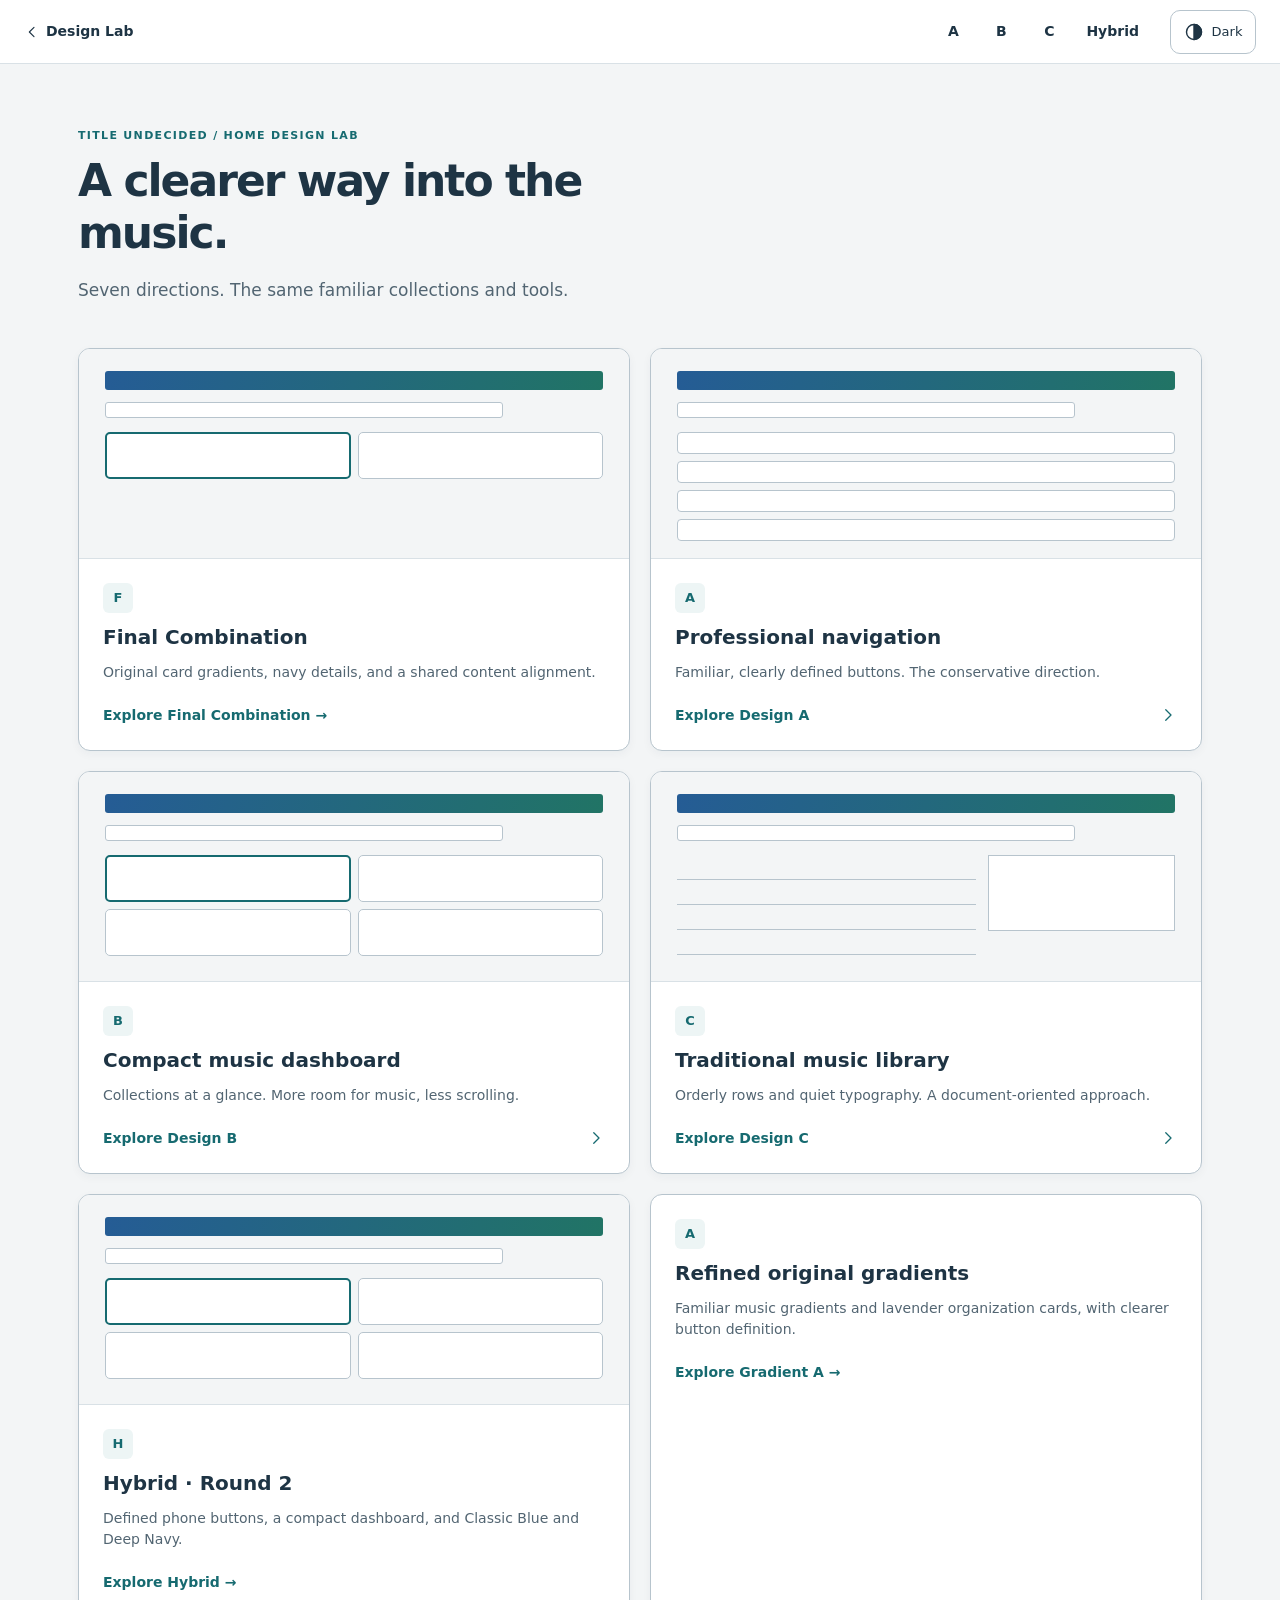
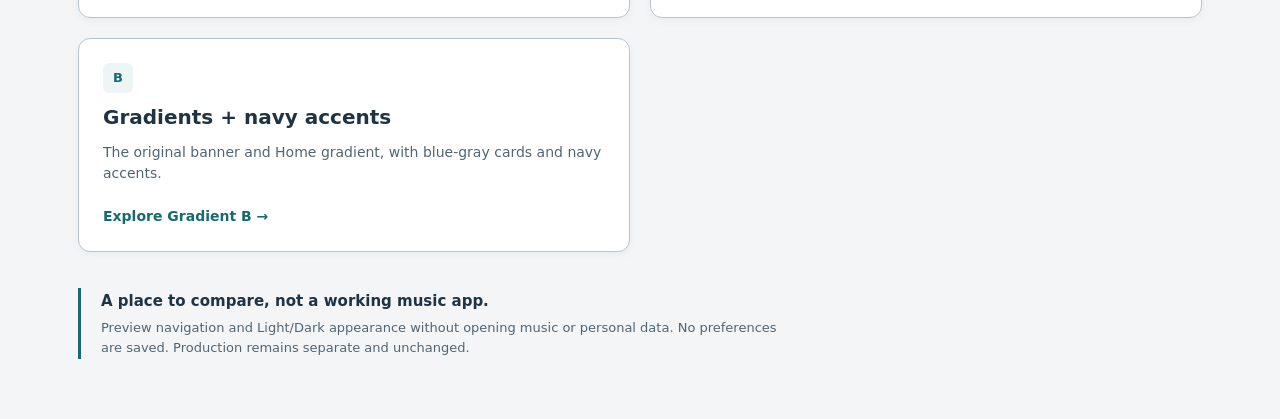
<file: index.html>
<!doctype html><html lang="en"><head><meta charset="utf-8"><meta name="viewport" content="width=device-width, initial-scale=1, viewport-fit=cover"><meta name="robots" content="noindex,nofollow"><meta http-equiv="Content-Security-Policy" content="default-src 'self'; script-src 'self'; style-src 'self'; img-src 'self' data:; connect-src 'none'; worker-src 'none'; object-src 'none'; base-uri 'none'; form-action 'none'; frame-src 'none'"><title>Home design comparison · Title Undecided Design Lab</title><link rel="stylesheet" href="styles.css"><script src="preview.js" defer></script><link rel="stylesheet" href="hybrid.css"></head><body class="landing"><a class="skip-link" href="#main">Skip to content</a><div class="lab-bar"><a class="lab-home" href="index.html"><svg class="icon " viewBox="0 0 24 24" aria-hidden="true" focusable="false"><path d="m9 5 7 7-7 7"/></svg><span>Design Lab</span></a><nav class="design-nav" aria-label="Choose a design"><a href="a.html" aria-label="Design A" >A</a><a href="b.html" aria-label="Design B" >B</a><a href="c.html" aria-label="Design C" >C</a><a href="hybrid.html">Hybrid</a></nav><button class="theme-toggle" type="button" aria-label="Switch preview to Dark mode" aria-pressed="false"><svg class="icon " viewBox="0 0 24 24" aria-hidden="true" focusable="false"><circle cx="12" cy="12" r="9"/><path d="M12 3v18a9 9 0 0 0 0-18" fill="currentColor"/></svg><span>Dark</span></button></div><header class="landing-header"><p class="eyebrow">Title Undecided / Home design lab</p><h1>A clearer way into the music.</h1><p>Seven directions. The same familiar collections and tools.</p></header><main id="main"><div class="options"><a class="option-card" href="final-combination.html"><div class="mini mini-b" aria-hidden="true"><div class="mini-header"></div><div class="mini-search"></div><div class="mini-content"><div class="mini-card"></div><div class="mini-card"></div></div></div><div class="option-copy"><span class="option-letter">F</span><h2>Final Combination</h2><p>Original card gradients, navy details, and a shared content alignment.</p><span class="open-design">Explore Final Combination →</span></div></a><a class="option-card" href="a.html"><div class="mini mini-a" aria-hidden="true"><div class="mini-header"></div><div class="mini-search"></div><div class="mini-content"><div class="mini-row"></div><div class="mini-row"></div><div class="mini-row"></div><div class="mini-row"></div></div></div><div class="option-copy"><span class="option-letter">A</span><h2>Professional navigation</h2><p>Familiar, clearly defined buttons. The conservative direction.</p><span class="open-design">Explore Design A <svg class="icon " viewBox="0 0 24 24" aria-hidden="true" focusable="false"><path d="m9 5 7 7-7 7"/></svg></span></div></a><a class="option-card" href="b.html"><div class="mini mini-b" aria-hidden="true"><div class="mini-header"></div><div class="mini-search"></div><div class="mini-content"><div class="mini-card"></div><div class="mini-card"></div><div class="mini-card"></div><div class="mini-card"></div></div></div><div class="option-copy"><span class="option-letter">B</span><h2>Compact music dashboard</h2><p>Collections at a glance. More room for music, less scrolling.</p><span class="open-design">Explore Design B <svg class="icon " viewBox="0 0 24 24" aria-hidden="true" focusable="false"><path d="m9 5 7 7-7 7"/></svg></span></div></a><a class="option-card" href="c.html"><div class="mini mini-c" aria-hidden="true"><div class="mini-header"></div><div class="mini-search"></div><div class="mini-content"><div class="mini-lines"><i></i><i></i><i></i><i></i></div><div class="mini-aside"></div></div></div><div class="option-copy"><span class="option-letter">C</span><h2>Traditional music library</h2><p>Orderly rows and quiet typography. A document-oriented approach.</p><span class="open-design">Explore Design C <svg class="icon " viewBox="0 0 24 24" aria-hidden="true" focusable="false"><path d="m9 5 7 7-7 7"/></svg></span></div></a><a class="option-card" href="hybrid.html"><div class="mini mini-b" aria-hidden="true"><div class="mini-header"></div><div class="mini-search"></div><div class="mini-content"><div class="mini-card"></div><div class="mini-card"></div><div class="mini-card"></div><div class="mini-card"></div></div></div><div class="option-copy"><span class="option-letter">H</span><h2>Hybrid · Round 2</h2><p>Defined phone buttons, a compact dashboard, and Classic Blue and Deep Navy.</p><span class="open-design">Explore Hybrid →</span></div></a><a class="option-card" href="gradients-a.html"><div class="option-copy"><span class="option-letter">A</span><h2>Refined original gradients</h2><p>Familiar music gradients and lavender organization cards, with clearer button definition.</p><span class="open-design">Explore Gradient A →</span></div></a><a class="option-card" href="gradients-b.html"><div class="option-copy"><span class="option-letter">B</span><h2>Gradients + navy accents</h2><p>The original banner and Home gradient, with blue-gray cards and navy accents.</p><span class="open-design">Explore Gradient B →</span></div></a></div><section class="lab-boundary"><h2>A place to compare, not a working music app.</h2><p>Preview navigation and Light/Dark appearance without opening music or personal data. No preferences are saved. Production remains separate and unchanged.</p></section></main></body></html>
</file>
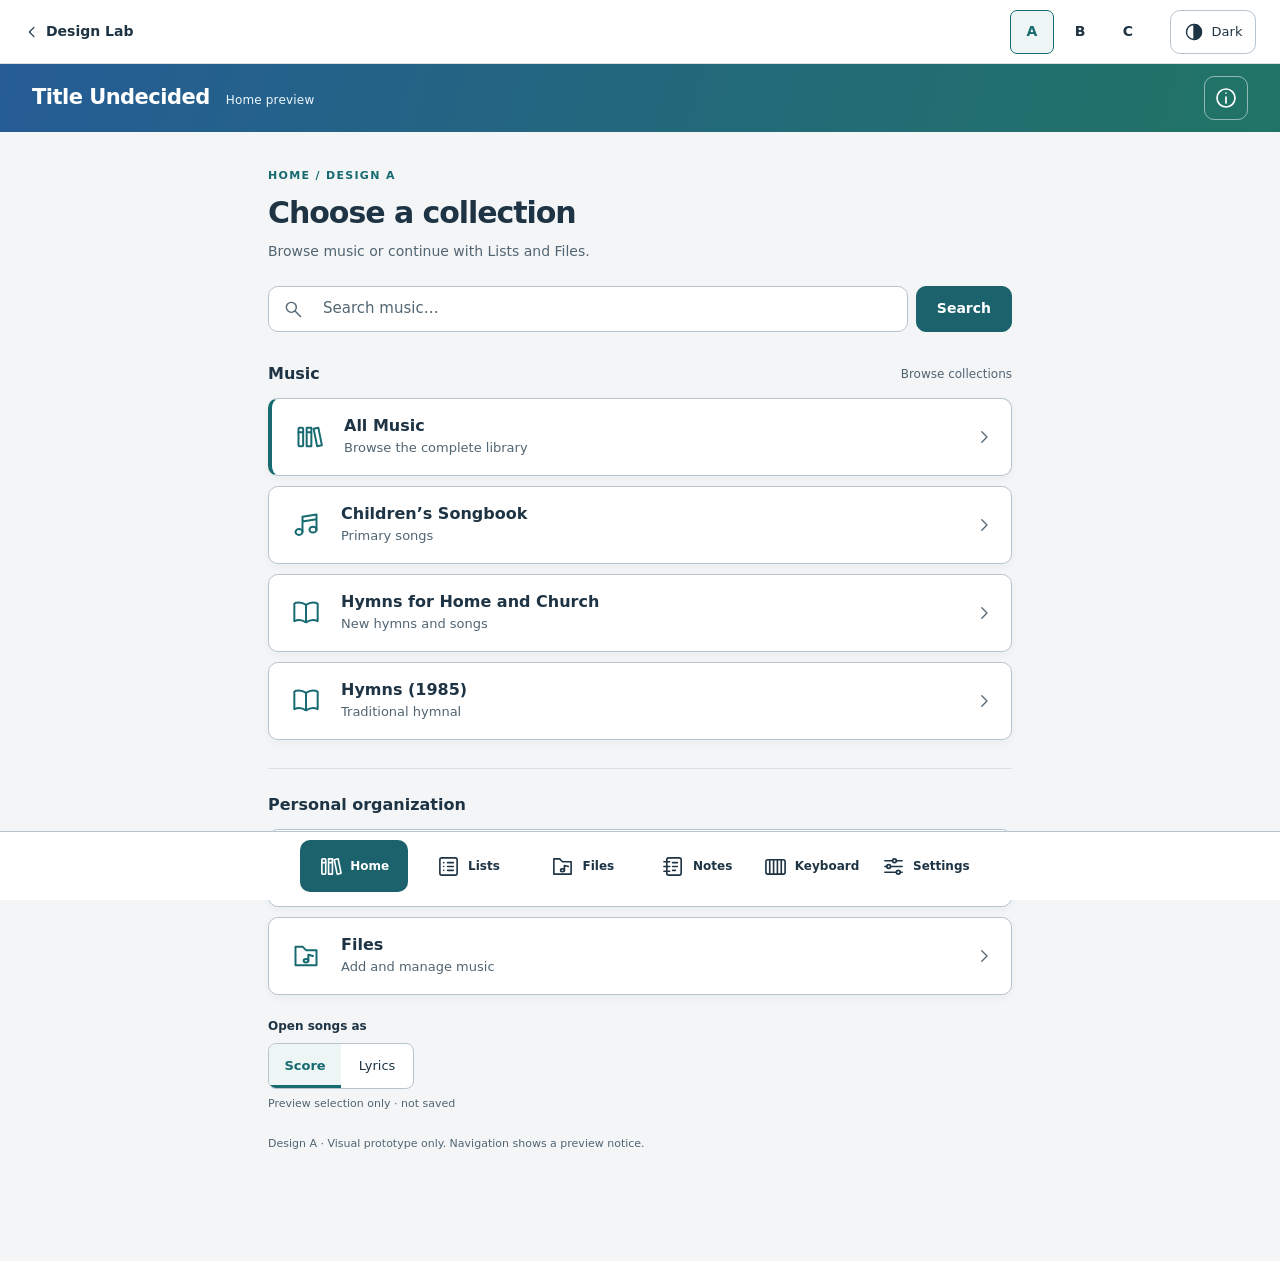
<file: a.html>
<!doctype html><html lang="en"><head><meta charset="utf-8"><meta name="viewport" content="width=device-width, initial-scale=1, viewport-fit=cover"><meta name="robots" content="noindex,nofollow"><meta http-equiv="Content-Security-Policy" content="default-src 'self'; script-src 'self'; style-src 'self'; img-src 'self' data:; connect-src 'none'; worker-src 'none'; object-src 'none'; base-uri 'none'; form-action 'none'; frame-src 'none'"><title>Design A — Professional navigation · Title Undecided Design Lab</title><link rel="stylesheet" href="styles.css"><script src="preview.js" defer></script></head><body class="design-a"><a class="skip-link" href="#main">Skip to content</a><div class="lab-bar"><a class="lab-home" href="index.html"><svg class="icon " viewBox="0 0 24 24" aria-hidden="true" focusable="false"><path d="m9 5 7 7-7 7"/></svg><span>Design Lab</span></a><nav class="design-nav" aria-label="Choose a design"><a href="a.html" aria-label="Design A" aria-current="page">A</a><a href="b.html" aria-label="Design B" >B</a><a href="c.html" aria-label="Design C" >C</a></nav><button class="theme-toggle" type="button" aria-label="Switch preview to Dark mode" aria-pressed="false"><svg class="icon " viewBox="0 0 24 24" aria-hidden="true" focusable="false"><circle cx="12" cy="12" r="9"/><path d="M12 3v18a9 9 0 0 0 0-18" fill="currentColor"/></svg><span>Dark</span></button></div><header class="app-header"><div><span class="app-name">Title Undecided</span><span class="preview-tag">Home preview</span></div><button class="info-button" data-preview="Information and help" aria-label="Information and help"><svg class="icon " viewBox="0 0 24 24" aria-hidden="true" focusable="false"><circle cx="12" cy="12" r="9"/><path d="M12 11v6M12 7h.01"/></svg></button></header><main id="main"><div class="intro"><div><p class="eyebrow">Home / Design A</p><h1>Choose a collection</h1><p>Browse music or continue with Lists and Files.</p></div><form class="music-search" role="search"><label class="sr-only" for="search">Search music</label><div><svg class="icon " viewBox="0 0 24 24" aria-hidden="true" focusable="false"><circle cx="10" cy="10" r="6"/><path d="m15 15 6 6"/></svg><input id="search" type="search" placeholder="Search music…" autocomplete="off"></div><button type="submit">Search</button></form></div><div class="workspace-sections"><section class="music-section" aria-labelledby="music-heading"><div class="section-heading"><h2 id="music-heading">Music</h2><span>Browse collections</span></div><nav class="music-destinations" aria-label="Music collections"><button type="button" class="destination destination-0" data-preview="All Music"><span class="destination-icon"><svg class="icon " viewBox="0 0 24 24" aria-hidden="true" focusable="false"><rect x="3" y="4" width="4" height="16" rx="1"/><path d="M3 8h4M10 4h4v16h-4zM10 8h4M16 5l4-1 3 15-4 1z"/></svg></span><span class="destination-copy"><strong>All Music</strong><small>Browse the complete library</small></span><svg class="icon destination-arrow" viewBox="0 0 24 24" aria-hidden="true" focusable="false"><path d="m9 5 7 7-7 7"/></svg></button><button type="button" class="destination destination-1" data-preview="Children’s Songbook"><span class="destination-icon"><svg class="icon " viewBox="0 0 24 24" aria-hidden="true" focusable="false"><path d="M9 18V5l12-2v13M9 9l12-2"/><ellipse cx="6" cy="18" rx="3" ry="2.5"/><ellipse cx="18" cy="16" rx="3" ry="2.5"/></svg></span><span class="destination-copy"><strong>Children’s Songbook</strong><small>Primary songs</small></span><svg class="icon destination-arrow" viewBox="0 0 24 24" aria-hidden="true" focusable="false"><path d="m9 5 7 7-7 7"/></svg></button><button type="button" class="destination destination-2" data-preview="Hymns for Home and Church"><span class="destination-icon"><svg class="icon " viewBox="0 0 24 24" aria-hidden="true" focusable="false"><path d="M12 5C8 2 3 3 2 4v15c4-2 7-1 10 1 3-2 6-3 10-1V4c-4-2-7-1-10 1v15"/></svg></span><span class="destination-copy"><strong>Hymns for Home and Church</strong><small>New hymns and songs</small></span><svg class="icon destination-arrow" viewBox="0 0 24 24" aria-hidden="true" focusable="false"><path d="m9 5 7 7-7 7"/></svg></button><button type="button" class="destination destination-3" data-preview="Hymns (1985)"><span class="destination-icon"><svg class="icon " viewBox="0 0 24 24" aria-hidden="true" focusable="false"><path d="M12 5C8 2 3 3 2 4v15c4-2 7-1 10 1 3-2 6-3 10-1V4c-4-2-7-1-10 1v15"/></svg></span><span class="destination-copy"><strong>Hymns (1985)</strong><small>Traditional hymnal</small></span><svg class="icon destination-arrow" viewBox="0 0 24 24" aria-hidden="true" focusable="false"><path d="m9 5 7 7-7 7"/></svg></button></nav></section><section class="personal-section" aria-labelledby="personal-heading"><div class="section-heading"><h2 id="personal-heading">Personal organization</h2></div><nav class="personal-destinations" aria-label="Personal organization"><button type="button" class="destination destination-4" data-preview="Lists"><span class="destination-icon"><svg class="icon " viewBox="0 0 24 24" aria-hidden="true" focusable="false"><rect x="3" y="3" width="18" height="18" rx="2"/><path d="M7 8h.01M11 8h6M7 12h.01M11 12h6M7 16h.01M11 16h6"/></svg></span><span class="destination-copy"><strong>Lists</strong><small>Organize music and program items</small></span><svg class="icon destination-arrow" viewBox="0 0 24 24" aria-hidden="true" focusable="false"><path d="m9 5 7 7-7 7"/></svg></button><button type="button" class="destination destination-5" data-preview="Files"><span class="destination-icon"><svg class="icon " viewBox="0 0 24 24" aria-hidden="true" focusable="false"><path d="M3 7V4h6l3 3h9v13H3z"/><path d="M14 16v-5l4 1"/><ellipse cx="12" cy="16" rx="2" ry="1.5"/></svg></span><span class="destination-copy"><strong>Files</strong><small>Add and manage music</small></span><svg class="icon destination-arrow" viewBox="0 0 24 24" aria-hidden="true" focusable="false"><path d="m9 5 7 7-7 7"/></svg></button></nav><fieldset class="opening-choice"><legend>Open songs as</legend><div><label><input type="radio" name="song-view" value="score" checked><span>Score</span></label><label><input type="radio" name="song-view" value="lyrics"><span>Lyrics</span></label></div><small>Preview selection only · not saved</small></fieldset></section></div><p class="prototype-note">Design A · Visual prototype only. Navigation shows a preview notice.</p></main><footer class="app-footer"><nav aria-label="Home navigation"><button type="button" data-preview="Home" aria-current="page"><svg class="icon " viewBox="0 0 24 24" aria-hidden="true" focusable="false"><rect x="3" y="4" width="4" height="16" rx="1"/><path d="M3 8h4M10 4h4v16h-4zM10 8h4M16 5l4-1 3 15-4 1z"/></svg><span>Home</span></button><button type="button" data-preview="Lists" ><svg class="icon " viewBox="0 0 24 24" aria-hidden="true" focusable="false"><rect x="3" y="3" width="18" height="18" rx="2"/><path d="M7 8h.01M11 8h6M7 12h.01M11 12h6M7 16h.01M11 16h6"/></svg><span>Lists</span></button><button type="button" data-preview="Files" ><svg class="icon " viewBox="0 0 24 24" aria-hidden="true" focusable="false"><path d="M3 7V4h6l3 3h9v13H3z"/><path d="M14 16v-5l4 1"/><ellipse cx="12" cy="16" rx="2" ry="1.5"/></svg><span>Files</span></button><button type="button" data-preview="Notes" ><svg class="icon " viewBox="0 0 24 24" aria-hidden="true" focusable="false"><rect x="5" y="3" width="15" height="18" rx="2"/><path d="M2 7h6M2 12h6M2 17h6M11 8h5M11 12h5M11 16h3"/></svg><span>Notes</span></button><button type="button" data-preview="Keyboard" ><svg class="icon " viewBox="0 0 24 24" aria-hidden="true" focusable="false"><rect x="2" y="5" width="20" height="15" rx="2"/><path d="M6 5v15M10 5v15M14 5v15M18 5v15M6 5v8M14 5v8"/></svg><span>Keyboard</span></button><button type="button" data-preview="Settings" ><svg class="icon " viewBox="0 0 24 24" aria-hidden="true" focusable="false"><path d="M3 6h8M15 6h6M3 12h2M9 12h12M3 18h12M19 18h2"/><circle cx="13" cy="6" r="2"/><circle cx="7" cy="12" r="2"/><circle cx="17" cy="18" r="2"/></svg><span>Settings</span></button></nav></footer><dialog id="preview-dialog" aria-labelledby="preview-title"><div class="dialog-kicker">DESIGN LAB · PROTOTYPE ONLY</div><h2 id="preview-title"></h2><p id="preview-message">This is a Home-screen preview. No music or personal workspace opens, and no data is read or changed.</p><button type="button" id="close-preview" autofocus>Close preview notice</button></dialog></body></html>
</file>
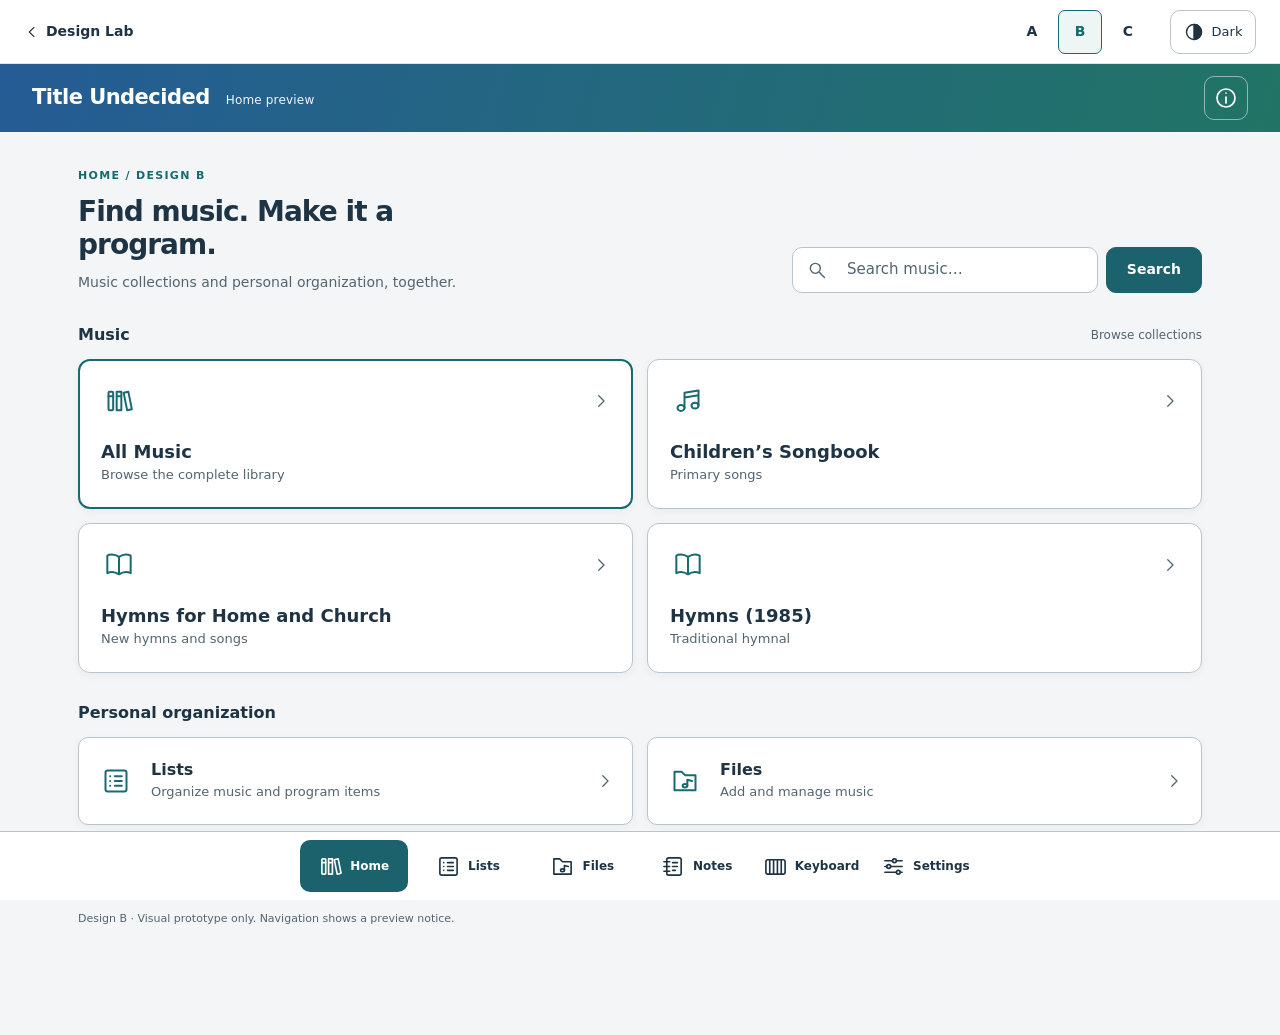
<file: b.html>
<!doctype html><html lang="en"><head><meta charset="utf-8"><meta name="viewport" content="width=device-width, initial-scale=1, viewport-fit=cover"><meta name="robots" content="noindex,nofollow"><meta http-equiv="Content-Security-Policy" content="default-src 'self'; script-src 'self'; style-src 'self'; img-src 'self' data:; connect-src 'none'; worker-src 'none'; object-src 'none'; base-uri 'none'; form-action 'none'; frame-src 'none'"><title>Design B — Compact music dashboard · Title Undecided Design Lab</title><link rel="stylesheet" href="styles.css"><script src="preview.js" defer></script></head><body class="design-b"><a class="skip-link" href="#main">Skip to content</a><div class="lab-bar"><a class="lab-home" href="index.html"><svg class="icon " viewBox="0 0 24 24" aria-hidden="true" focusable="false"><path d="m9 5 7 7-7 7"/></svg><span>Design Lab</span></a><nav class="design-nav" aria-label="Choose a design"><a href="a.html" aria-label="Design A" >A</a><a href="b.html" aria-label="Design B" aria-current="page">B</a><a href="c.html" aria-label="Design C" >C</a></nav><button class="theme-toggle" type="button" aria-label="Switch preview to Dark mode" aria-pressed="false"><svg class="icon " viewBox="0 0 24 24" aria-hidden="true" focusable="false"><circle cx="12" cy="12" r="9"/><path d="M12 3v18a9 9 0 0 0 0-18" fill="currentColor"/></svg><span>Dark</span></button></div><header class="app-header"><div><span class="app-name">Title Undecided</span><span class="preview-tag">Home preview</span></div><button class="info-button" data-preview="Information and help" aria-label="Information and help"><svg class="icon " viewBox="0 0 24 24" aria-hidden="true" focusable="false"><circle cx="12" cy="12" r="9"/><path d="M12 11v6M12 7h.01"/></svg></button></header><main id="main"><div class="intro"><div><p class="eyebrow">Home / Design B</p><h1>Find music. Make it a program.</h1><p>Music collections and personal organization, together.</p></div><form class="music-search" role="search"><label class="sr-only" for="search">Search music</label><div><svg class="icon " viewBox="0 0 24 24" aria-hidden="true" focusable="false"><circle cx="10" cy="10" r="6"/><path d="m15 15 6 6"/></svg><input id="search" type="search" placeholder="Search music…" autocomplete="off"></div><button type="submit">Search</button></form></div><div class="workspace-sections"><section class="music-section" aria-labelledby="music-heading"><div class="section-heading"><h2 id="music-heading">Music</h2><span>Browse collections</span></div><nav class="music-destinations" aria-label="Music collections"><button type="button" class="destination destination-0" data-preview="All Music"><span class="destination-icon"><svg class="icon " viewBox="0 0 24 24" aria-hidden="true" focusable="false"><rect x="3" y="4" width="4" height="16" rx="1"/><path d="M3 8h4M10 4h4v16h-4zM10 8h4M16 5l4-1 3 15-4 1z"/></svg></span><span class="destination-copy"><strong>All Music</strong><small>Browse the complete library</small></span><svg class="icon destination-arrow" viewBox="0 0 24 24" aria-hidden="true" focusable="false"><path d="m9 5 7 7-7 7"/></svg></button><button type="button" class="destination destination-1" data-preview="Children’s Songbook"><span class="destination-icon"><svg class="icon " viewBox="0 0 24 24" aria-hidden="true" focusable="false"><path d="M9 18V5l12-2v13M9 9l12-2"/><ellipse cx="6" cy="18" rx="3" ry="2.5"/><ellipse cx="18" cy="16" rx="3" ry="2.5"/></svg></span><span class="destination-copy"><strong>Children’s Songbook</strong><small>Primary songs</small></span><svg class="icon destination-arrow" viewBox="0 0 24 24" aria-hidden="true" focusable="false"><path d="m9 5 7 7-7 7"/></svg></button><button type="button" class="destination destination-2" data-preview="Hymns for Home and Church"><span class="destination-icon"><svg class="icon " viewBox="0 0 24 24" aria-hidden="true" focusable="false"><path d="M12 5C8 2 3 3 2 4v15c4-2 7-1 10 1 3-2 6-3 10-1V4c-4-2-7-1-10 1v15"/></svg></span><span class="destination-copy"><strong>Hymns for Home and Church</strong><small>New hymns and songs</small></span><svg class="icon destination-arrow" viewBox="0 0 24 24" aria-hidden="true" focusable="false"><path d="m9 5 7 7-7 7"/></svg></button><button type="button" class="destination destination-3" data-preview="Hymns (1985)"><span class="destination-icon"><svg class="icon " viewBox="0 0 24 24" aria-hidden="true" focusable="false"><path d="M12 5C8 2 3 3 2 4v15c4-2 7-1 10 1 3-2 6-3 10-1V4c-4-2-7-1-10 1v15"/></svg></span><span class="destination-copy"><strong>Hymns (1985)</strong><small>Traditional hymnal</small></span><svg class="icon destination-arrow" viewBox="0 0 24 24" aria-hidden="true" focusable="false"><path d="m9 5 7 7-7 7"/></svg></button></nav></section><section class="personal-section" aria-labelledby="personal-heading"><div class="section-heading"><h2 id="personal-heading">Personal organization</h2></div><nav class="personal-destinations" aria-label="Personal organization"><button type="button" class="destination destination-4" data-preview="Lists"><span class="destination-icon"><svg class="icon " viewBox="0 0 24 24" aria-hidden="true" focusable="false"><rect x="3" y="3" width="18" height="18" rx="2"/><path d="M7 8h.01M11 8h6M7 12h.01M11 12h6M7 16h.01M11 16h6"/></svg></span><span class="destination-copy"><strong>Lists</strong><small>Organize music and program items</small></span><svg class="icon destination-arrow" viewBox="0 0 24 24" aria-hidden="true" focusable="false"><path d="m9 5 7 7-7 7"/></svg></button><button type="button" class="destination destination-5" data-preview="Files"><span class="destination-icon"><svg class="icon " viewBox="0 0 24 24" aria-hidden="true" focusable="false"><path d="M3 7V4h6l3 3h9v13H3z"/><path d="M14 16v-5l4 1"/><ellipse cx="12" cy="16" rx="2" ry="1.5"/></svg></span><span class="destination-copy"><strong>Files</strong><small>Add and manage music</small></span><svg class="icon destination-arrow" viewBox="0 0 24 24" aria-hidden="true" focusable="false"><path d="m9 5 7 7-7 7"/></svg></button></nav><fieldset class="opening-choice"><legend>Open songs as</legend><div><label><input type="radio" name="song-view" value="score" checked><span>Score</span></label><label><input type="radio" name="song-view" value="lyrics"><span>Lyrics</span></label></div><small>Preview selection only · not saved</small></fieldset></section></div><p class="prototype-note">Design B · Visual prototype only. Navigation shows a preview notice.</p></main><footer class="app-footer"><nav aria-label="Home navigation"><button type="button" data-preview="Home" aria-current="page"><svg class="icon " viewBox="0 0 24 24" aria-hidden="true" focusable="false"><rect x="3" y="4" width="4" height="16" rx="1"/><path d="M3 8h4M10 4h4v16h-4zM10 8h4M16 5l4-1 3 15-4 1z"/></svg><span>Home</span></button><button type="button" data-preview="Lists" ><svg class="icon " viewBox="0 0 24 24" aria-hidden="true" focusable="false"><rect x="3" y="3" width="18" height="18" rx="2"/><path d="M7 8h.01M11 8h6M7 12h.01M11 12h6M7 16h.01M11 16h6"/></svg><span>Lists</span></button><button type="button" data-preview="Files" ><svg class="icon " viewBox="0 0 24 24" aria-hidden="true" focusable="false"><path d="M3 7V4h6l3 3h9v13H3z"/><path d="M14 16v-5l4 1"/><ellipse cx="12" cy="16" rx="2" ry="1.5"/></svg><span>Files</span></button><button type="button" data-preview="Notes" ><svg class="icon " viewBox="0 0 24 24" aria-hidden="true" focusable="false"><rect x="5" y="3" width="15" height="18" rx="2"/><path d="M2 7h6M2 12h6M2 17h6M11 8h5M11 12h5M11 16h3"/></svg><span>Notes</span></button><button type="button" data-preview="Keyboard" ><svg class="icon " viewBox="0 0 24 24" aria-hidden="true" focusable="false"><rect x="2" y="5" width="20" height="15" rx="2"/><path d="M6 5v15M10 5v15M14 5v15M18 5v15M6 5v8M14 5v8"/></svg><span>Keyboard</span></button><button type="button" data-preview="Settings" ><svg class="icon " viewBox="0 0 24 24" aria-hidden="true" focusable="false"><path d="M3 6h8M15 6h6M3 12h2M9 12h12M3 18h12M19 18h2"/><circle cx="13" cy="6" r="2"/><circle cx="7" cy="12" r="2"/><circle cx="17" cy="18" r="2"/></svg><span>Settings</span></button></nav></footer><dialog id="preview-dialog" aria-labelledby="preview-title"><div class="dialog-kicker">DESIGN LAB · PROTOTYPE ONLY</div><h2 id="preview-title"></h2><p id="preview-message">This is a Home-screen preview. No music or personal workspace opens, and no data is read or changed.</p><button type="button" id="close-preview" autofocus>Close preview notice</button></dialog></body></html>
</file>
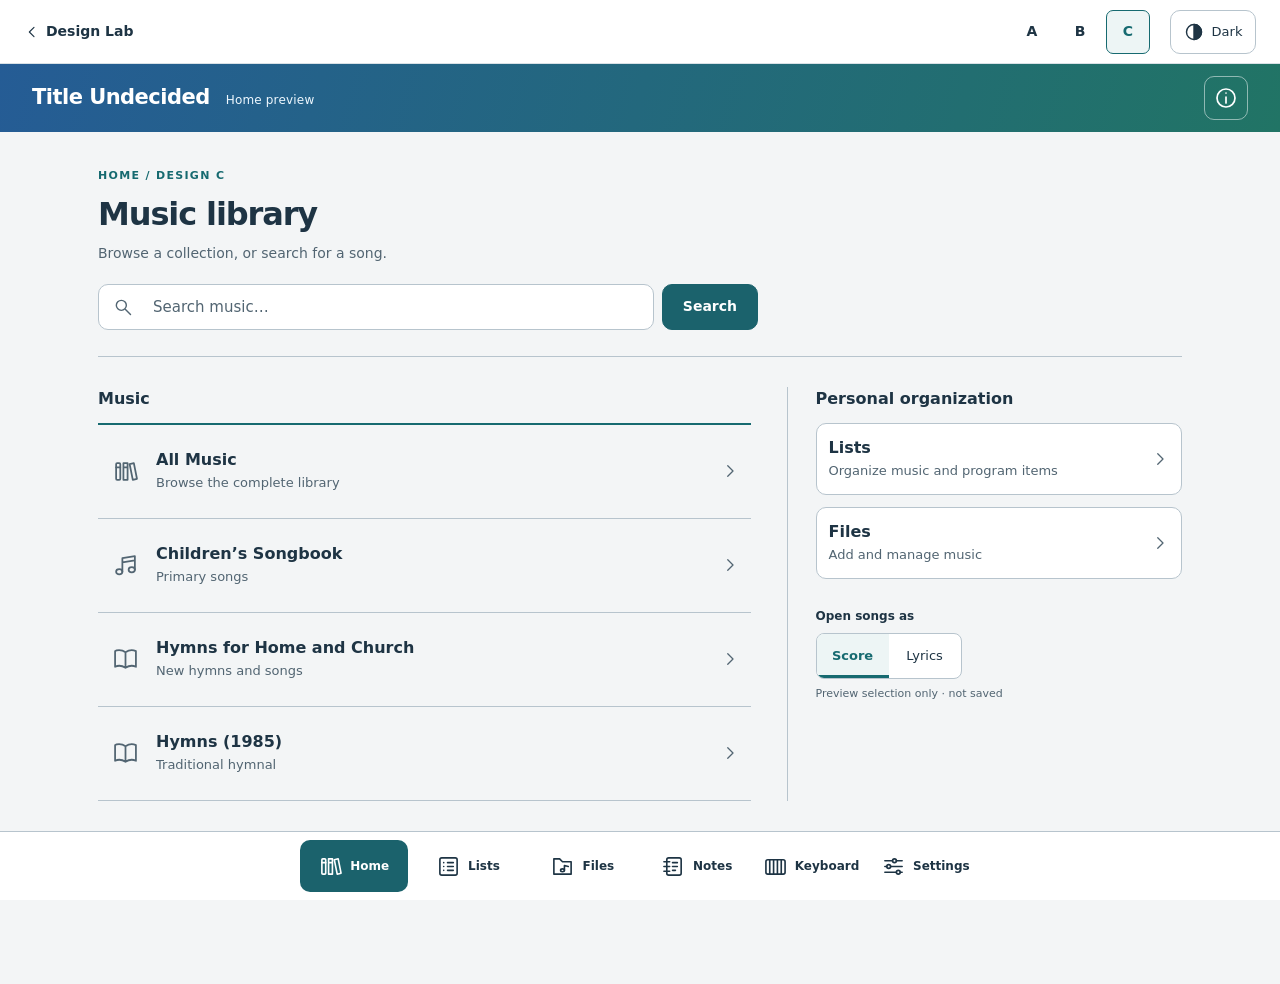
<file: c.html>
<!doctype html><html lang="en"><head><meta charset="utf-8"><meta name="viewport" content="width=device-width, initial-scale=1, viewport-fit=cover"><meta name="robots" content="noindex,nofollow"><meta http-equiv="Content-Security-Policy" content="default-src 'self'; script-src 'self'; style-src 'self'; img-src 'self' data:; connect-src 'none'; worker-src 'none'; object-src 'none'; base-uri 'none'; form-action 'none'; frame-src 'none'"><title>Design C — Traditional music library · Title Undecided Design Lab</title><link rel="stylesheet" href="styles.css"><script src="preview.js" defer></script></head><body class="design-c"><a class="skip-link" href="#main">Skip to content</a><div class="lab-bar"><a class="lab-home" href="index.html"><svg class="icon " viewBox="0 0 24 24" aria-hidden="true" focusable="false"><path d="m9 5 7 7-7 7"/></svg><span>Design Lab</span></a><nav class="design-nav" aria-label="Choose a design"><a href="a.html" aria-label="Design A" >A</a><a href="b.html" aria-label="Design B" >B</a><a href="c.html" aria-label="Design C" aria-current="page">C</a></nav><button class="theme-toggle" type="button" aria-label="Switch preview to Dark mode" aria-pressed="false"><svg class="icon " viewBox="0 0 24 24" aria-hidden="true" focusable="false"><circle cx="12" cy="12" r="9"/><path d="M12 3v18a9 9 0 0 0 0-18" fill="currentColor"/></svg><span>Dark</span></button></div><header class="app-header"><div><span class="app-name">Title Undecided</span><span class="preview-tag">Home preview</span></div><button class="info-button" data-preview="Information and help" aria-label="Information and help"><svg class="icon " viewBox="0 0 24 24" aria-hidden="true" focusable="false"><circle cx="12" cy="12" r="9"/><path d="M12 11v6M12 7h.01"/></svg></button></header><main id="main"><div class="intro"><div><p class="eyebrow">Home / Design C</p><h1>Music library</h1><p>Browse a collection, or search for a song.</p></div><form class="music-search" role="search"><label class="sr-only" for="search">Search music</label><div><svg class="icon " viewBox="0 0 24 24" aria-hidden="true" focusable="false"><circle cx="10" cy="10" r="6"/><path d="m15 15 6 6"/></svg><input id="search" type="search" placeholder="Search music…" autocomplete="off"></div><button type="submit">Search</button></form></div><div class="workspace-sections"><section class="music-section" aria-labelledby="music-heading"><div class="section-heading"><h2 id="music-heading">Music</h2><span>Browse collections</span></div><nav class="music-destinations" aria-label="Music collections"><button type="button" class="destination destination-0" data-preview="All Music"><span class="destination-icon"><svg class="icon " viewBox="0 0 24 24" aria-hidden="true" focusable="false"><rect x="3" y="4" width="4" height="16" rx="1"/><path d="M3 8h4M10 4h4v16h-4zM10 8h4M16 5l4-1 3 15-4 1z"/></svg></span><span class="destination-copy"><strong>All Music</strong><small>Browse the complete library</small></span><svg class="icon destination-arrow" viewBox="0 0 24 24" aria-hidden="true" focusable="false"><path d="m9 5 7 7-7 7"/></svg></button><button type="button" class="destination destination-1" data-preview="Children’s Songbook"><span class="destination-icon"><svg class="icon " viewBox="0 0 24 24" aria-hidden="true" focusable="false"><path d="M9 18V5l12-2v13M9 9l12-2"/><ellipse cx="6" cy="18" rx="3" ry="2.5"/><ellipse cx="18" cy="16" rx="3" ry="2.5"/></svg></span><span class="destination-copy"><strong>Children’s Songbook</strong><small>Primary songs</small></span><svg class="icon destination-arrow" viewBox="0 0 24 24" aria-hidden="true" focusable="false"><path d="m9 5 7 7-7 7"/></svg></button><button type="button" class="destination destination-2" data-preview="Hymns for Home and Church"><span class="destination-icon"><svg class="icon " viewBox="0 0 24 24" aria-hidden="true" focusable="false"><path d="M12 5C8 2 3 3 2 4v15c4-2 7-1 10 1 3-2 6-3 10-1V4c-4-2-7-1-10 1v15"/></svg></span><span class="destination-copy"><strong>Hymns for Home and Church</strong><small>New hymns and songs</small></span><svg class="icon destination-arrow" viewBox="0 0 24 24" aria-hidden="true" focusable="false"><path d="m9 5 7 7-7 7"/></svg></button><button type="button" class="destination destination-3" data-preview="Hymns (1985)"><span class="destination-icon"><svg class="icon " viewBox="0 0 24 24" aria-hidden="true" focusable="false"><path d="M12 5C8 2 3 3 2 4v15c4-2 7-1 10 1 3-2 6-3 10-1V4c-4-2-7-1-10 1v15"/></svg></span><span class="destination-copy"><strong>Hymns (1985)</strong><small>Traditional hymnal</small></span><svg class="icon destination-arrow" viewBox="0 0 24 24" aria-hidden="true" focusable="false"><path d="m9 5 7 7-7 7"/></svg></button></nav></section><section class="personal-section" aria-labelledby="personal-heading"><div class="section-heading"><h2 id="personal-heading">Personal organization</h2></div><nav class="personal-destinations" aria-label="Personal organization"><button type="button" class="destination destination-4" data-preview="Lists"><span class="destination-icon"><svg class="icon " viewBox="0 0 24 24" aria-hidden="true" focusable="false"><rect x="3" y="3" width="18" height="18" rx="2"/><path d="M7 8h.01M11 8h6M7 12h.01M11 12h6M7 16h.01M11 16h6"/></svg></span><span class="destination-copy"><strong>Lists</strong><small>Organize music and program items</small></span><svg class="icon destination-arrow" viewBox="0 0 24 24" aria-hidden="true" focusable="false"><path d="m9 5 7 7-7 7"/></svg></button><button type="button" class="destination destination-5" data-preview="Files"><span class="destination-icon"><svg class="icon " viewBox="0 0 24 24" aria-hidden="true" focusable="false"><path d="M3 7V4h6l3 3h9v13H3z"/><path d="M14 16v-5l4 1"/><ellipse cx="12" cy="16" rx="2" ry="1.5"/></svg></span><span class="destination-copy"><strong>Files</strong><small>Add and manage music</small></span><svg class="icon destination-arrow" viewBox="0 0 24 24" aria-hidden="true" focusable="false"><path d="m9 5 7 7-7 7"/></svg></button></nav><fieldset class="opening-choice"><legend>Open songs as</legend><div><label><input type="radio" name="song-view" value="score" checked><span>Score</span></label><label><input type="radio" name="song-view" value="lyrics"><span>Lyrics</span></label></div><small>Preview selection only · not saved</small></fieldset></section></div><p class="prototype-note">Design C · Visual prototype only. Navigation shows a preview notice.</p></main><footer class="app-footer"><nav aria-label="Home navigation"><button type="button" data-preview="Home" aria-current="page"><svg class="icon " viewBox="0 0 24 24" aria-hidden="true" focusable="false"><rect x="3" y="4" width="4" height="16" rx="1"/><path d="M3 8h4M10 4h4v16h-4zM10 8h4M16 5l4-1 3 15-4 1z"/></svg><span>Home</span></button><button type="button" data-preview="Lists" ><svg class="icon " viewBox="0 0 24 24" aria-hidden="true" focusable="false"><rect x="3" y="3" width="18" height="18" rx="2"/><path d="M7 8h.01M11 8h6M7 12h.01M11 12h6M7 16h.01M11 16h6"/></svg><span>Lists</span></button><button type="button" data-preview="Files" ><svg class="icon " viewBox="0 0 24 24" aria-hidden="true" focusable="false"><path d="M3 7V4h6l3 3h9v13H3z"/><path d="M14 16v-5l4 1"/><ellipse cx="12" cy="16" rx="2" ry="1.5"/></svg><span>Files</span></button><button type="button" data-preview="Notes" ><svg class="icon " viewBox="0 0 24 24" aria-hidden="true" focusable="false"><rect x="5" y="3" width="15" height="18" rx="2"/><path d="M2 7h6M2 12h6M2 17h6M11 8h5M11 12h5M11 16h3"/></svg><span>Notes</span></button><button type="button" data-preview="Keyboard" ><svg class="icon " viewBox="0 0 24 24" aria-hidden="true" focusable="false"><rect x="2" y="5" width="20" height="15" rx="2"/><path d="M6 5v15M10 5v15M14 5v15M18 5v15M6 5v8M14 5v8"/></svg><span>Keyboard</span></button><button type="button" data-preview="Settings" ><svg class="icon " viewBox="0 0 24 24" aria-hidden="true" focusable="false"><path d="M3 6h8M15 6h6M3 12h2M9 12h12M3 18h12M19 18h2"/><circle cx="13" cy="6" r="2"/><circle cx="7" cy="12" r="2"/><circle cx="17" cy="18" r="2"/></svg><span>Settings</span></button></nav></footer><dialog id="preview-dialog" aria-labelledby="preview-title"><div class="dialog-kicker">DESIGN LAB · PROTOTYPE ONLY</div><h2 id="preview-title"></h2><p id="preview-message">This is a Home-screen preview. No music or personal workspace opens, and no data is read or changed.</p><button type="button" id="close-preview" autofocus>Close preview notice</button></dialog></body></html>
</file>
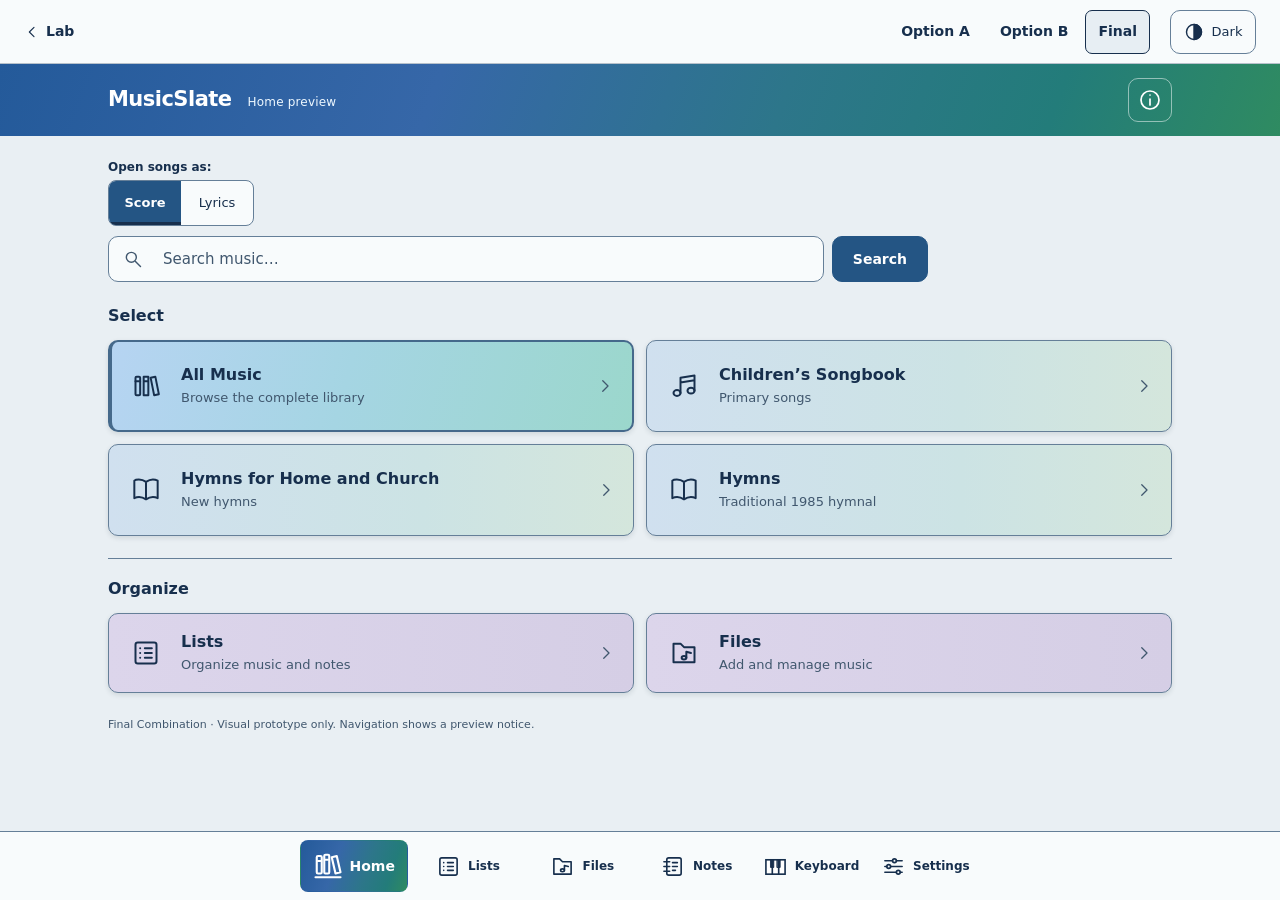
<file: final-combination.html>
<!doctype html><html lang="en"><head><meta charset="utf-8"><meta name="viewport" content="width=device-width, initial-scale=1, viewport-fit=cover"><meta name="robots" content="noindex,nofollow"><meta http-equiv="Content-Security-Policy" content="default-src 'self'; script-src 'self'; style-src 'self'; img-src 'self' data:; connect-src 'none'; worker-src 'none'; object-src 'none'; base-uri 'none'; form-action 'none'; frame-src 'none'"><title>Final Combination · MusicSlate Design Lab</title><link rel="stylesheet" href="styles.css"><link rel="stylesheet" href="hybrid.css"><script src="preview.js" defer></script><link rel="stylesheet" href="gradients.css"><link rel="stylesheet" href="final-combination.css"></head><body class="design-hybrid gradient-study final-combination"><a class="skip-link" href="#main">Skip to content</a><div class="lab-bar"><a class="lab-home" href="index.html"><svg class="icon " viewBox="0 0 24 24" aria-hidden="true" focusable="false"><path d="m9 5 7 7-7 7"/></svg><span>Lab</span></a><nav class="design-nav" aria-label="Gradient comparison"><a href="gradients-a.html">Option A</a><a href="gradients-b.html">Option B</a><a href="final-combination.html" aria-current="page">Final</a></nav><button class="theme-toggle" type="button" aria-label="Switch preview to Dark mode" aria-pressed="false"><svg class="icon " viewBox="0 0 24 24" aria-hidden="true" focusable="false"><circle cx="12" cy="12" r="9"/><path d="M12 3v18a9 9 0 0 0 0-18" fill="currentColor"/></svg><span>Dark</span></button></div><header class="app-header"><div class="header-inner"><div class="header-identity"><span class="app-name">MusicSlate</span><span class="preview-tag">Home preview</span></div><button class="info-button" data-preview="Information and help" aria-label="Information and help"><svg class="icon " viewBox="0 0 24 24" aria-hidden="true" focusable="false"><circle cx="12" cy="12" r="9"/><path d="M12 11v6M12 7h.01"/></svg></button></div></header><main id="main"><div class="hybrid-tools"><fieldset class="opening-choice"><legend>Open songs as:</legend><div><label><input type="radio" name="song-view" value="score" checked><span>Score</span></label><label><input type="radio" name="song-view" value="lyrics"><span>Lyrics</span></label></div><small>Preview selection only · not saved</small></fieldset></div><div class="intro"><form class="music-search" role="search"><label class="sr-only" for="search">Search music</label><div><svg class="icon " viewBox="0 0 24 24" aria-hidden="true" focusable="false"><circle cx="10" cy="10" r="6"/><path d="m15 15 6 6"/></svg><input id="search" type="search" placeholder="Search music…" autocomplete="off"></div><button type="submit">Search</button></form></div><div class="workspace-sections"><section class="music-section" aria-labelledby="music-heading"><div class="section-heading"><h2 id="music-heading">Select</h2></div><nav class="music-destinations" aria-label="Music collections"><button type="button" class="destination destination-0" data-preview="All Music"><span class="destination-icon"><svg class="icon " viewBox="0 0 24 24" aria-hidden="true" focusable="false"><rect x="3" y="4" width="4" height="16" rx="1"/><path d="M3 8h4M10 4h4v16h-4zM10 8h4M16 5l4-1 3 15-4 1z"/></svg></span><span class="destination-copy"><strong>All Music</strong><small>Browse the complete library</small></span><svg class="icon destination-arrow" viewBox="0 0 24 24" aria-hidden="true" focusable="false"><path d="m9 5 7 7-7 7"/></svg></button><button type="button" class="destination destination-1" data-preview="Children’s Songbook"><span class="destination-icon"><svg class="icon " viewBox="0 0 24 24" aria-hidden="true" focusable="false"><path d="M9 18V5l12-2v13M9 9l12-2"/><ellipse cx="6" cy="18" rx="3" ry="2.5"/><ellipse cx="18" cy="16" rx="3" ry="2.5"/></svg></span><span class="destination-copy"><strong>Children’s Songbook</strong><small>Primary songs</small></span><svg class="icon destination-arrow" viewBox="0 0 24 24" aria-hidden="true" focusable="false"><path d="m9 5 7 7-7 7"/></svg></button><button type="button" class="destination destination-2" data-preview="Hymns for Home and Church"><span class="destination-icon"><svg class="icon " viewBox="0 0 24 24" aria-hidden="true" focusable="false"><path d="M12 5C8 2 3 3 2 4v15c4-2 7-1 10 1 3-2 6-3 10-1V4c-4-2-7-1-10 1v15"/></svg></span><span class="destination-copy"><strong>Hymns for Home and Church</strong><small>New hymns</small></span><svg class="icon destination-arrow" viewBox="0 0 24 24" aria-hidden="true" focusable="false"><path d="m9 5 7 7-7 7"/></svg></button><button type="button" class="destination destination-3" data-preview="Hymns"><span class="destination-icon"><svg class="icon " viewBox="0 0 24 24" aria-hidden="true" focusable="false"><path d="M12 5C8 2 3 3 2 4v15c4-2 7-1 10 1 3-2 6-3 10-1V4c-4-2-7-1-10 1v15"/></svg></span><span class="destination-copy"><strong>Hymns</strong><small>Traditional 1985 hymnal</small></span><svg class="icon destination-arrow" viewBox="0 0 24 24" aria-hidden="true" focusable="false"><path d="m9 5 7 7-7 7"/></svg></button></nav></section><section class="personal-section" aria-labelledby="personal-heading"><div class="section-heading"><h2 id="personal-heading">Organize</h2></div><nav class="personal-destinations" aria-label="Personal organization"><button type="button" class="destination destination-4" data-preview="Lists"><span class="destination-icon"><svg class="icon " viewBox="0 0 24 24" aria-hidden="true" focusable="false"><rect x="3" y="3" width="18" height="18" rx="2"/><path d="M7 8h.01M11 8h6M7 12h.01M11 12h6M7 16h.01M11 16h6"/></svg></span><span class="destination-copy"><strong>Lists</strong><small>Organize music and notes</small></span><svg class="icon destination-arrow" viewBox="0 0 24 24" aria-hidden="true" focusable="false"><path d="m9 5 7 7-7 7"/></svg></button><button type="button" class="destination destination-5" data-preview="Files"><span class="destination-icon"><svg class="icon " viewBox="0 0 24 24" aria-hidden="true" focusable="false"><path d="M3 7V4h6l3 3h9v13H3z"/><path d="M14 16v-5l4 1"/><ellipse cx="12" cy="16" rx="2" ry="1.5"/></svg></span><span class="destination-copy"><strong>Files</strong><small>Add and manage music</small></span><svg class="icon destination-arrow" viewBox="0 0 24 24" aria-hidden="true" focusable="false"><path d="m9 5 7 7-7 7"/></svg></button></nav></section></div><p class="prototype-note">Final Combination · Visual prototype only. Navigation shows a preview notice.</p></main><footer class="app-footer"><nav aria-label="Home navigation"><button type="button" data-preview="Home" aria-current="page"><svg class="icon original-home-icon" width="24" height="24" viewBox="0 0 24 24" fill="none" stroke="currentColor" stroke-width="1.7" stroke-linecap="round" stroke-linejoin="round" aria-hidden="true" focusable="false"><rect x="3" y="4" width="4" height="14" rx="1"/><rect x="9" y="3" width="4" height="15" rx="1"/><path d="m15 5 4-1 3 13-4 1Z M2 21h20 M4 8h2 M10 7h2"/></svg><span>Home</span></button><button type="button" data-preview="Lists" ><svg class="icon " viewBox="0 0 24 24" aria-hidden="true" focusable="false"><rect x="3" y="3" width="18" height="18" rx="2"/><path d="M7 8h.01M11 8h6M7 12h.01M11 12h6M7 16h.01M11 16h6"/></svg><span>Lists</span></button><button type="button" data-preview="Files" ><svg class="icon " viewBox="0 0 24 24" aria-hidden="true" focusable="false"><path d="M3 7V4h6l3 3h9v13H3z"/><path d="M14 16v-5l4 1"/><ellipse cx="12" cy="16" rx="2" ry="1.5"/></svg><span>Files</span></button><button type="button" data-preview="Notes" ><svg class="icon " viewBox="0 0 24 24" aria-hidden="true" focusable="false"><rect x="5" y="3" width="15" height="18" rx="2"/><path d="M2 7h6M2 12h6M2 17h6M11 8h5M11 12h5M11 16h3"/></svg><span>Notes</span></button><button type="button" data-preview="Keyboard" ><svg class="icon piano-keyboard-icon" viewBox="0 0 24 24" aria-hidden="true" focusable="false"><rect class="white-keys" x="2" y="5" width="20" height="15" stroke-linejoin="miter"/><path d="M8.667 5v15M15.333 5v15"/><path class="black-keys" d="M7.167 5h3v8h-3zM13.833 5h3v8h-3z"/></svg><span>Keyboard</span></button><button type="button" data-preview="Settings" ><svg class="icon " viewBox="0 0 24 24" aria-hidden="true" focusable="false"><path d="M3 6h8M15 6h6M3 12h2M9 12h12M3 18h12M19 18h2"/><circle cx="13" cy="6" r="2"/><circle cx="7" cy="12" r="2"/><circle cx="17" cy="18" r="2"/></svg><span>Settings</span></button></nav></footer><dialog id="preview-dialog" aria-labelledby="preview-title"><div class="dialog-kicker">DESIGN LAB · PROTOTYPE ONLY</div><h2 id="preview-title"></h2><p id="preview-message">This is a Home-screen preview. No music or personal workspace opens, and no data is read or changed.</p><button type="button" id="close-preview" autofocus>Close preview notice</button></dialog></body></html>
</file>
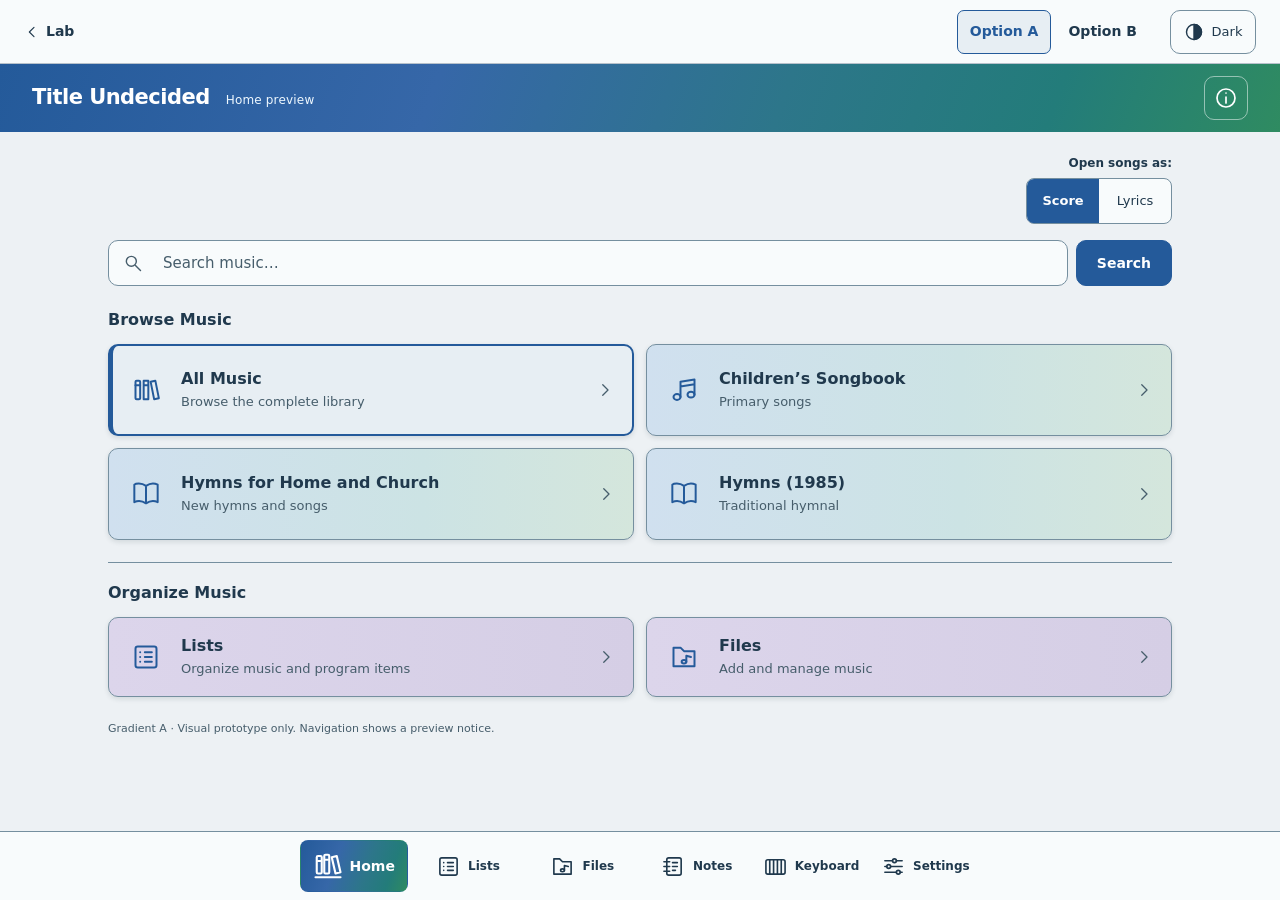
<file: gradients-a.html>
<!doctype html><html lang="en"><head><meta charset="utf-8"><meta name="viewport" content="width=device-width, initial-scale=1, viewport-fit=cover"><meta name="robots" content="noindex,nofollow"><meta http-equiv="Content-Security-Policy" content="default-src 'self'; script-src 'self'; style-src 'self'; img-src 'self' data:; connect-src 'none'; worker-src 'none'; object-src 'none'; base-uri 'none'; form-action 'none'; frame-src 'none'"><title>Refined original gradients · Title Undecided Design Lab</title><link rel="stylesheet" href="styles.css"><link rel="stylesheet" href="hybrid.css"><script src="preview.js" defer></script><link rel="stylesheet" href="gradients.css"></head><body class="design-hybrid gradient-study gradient-a"><a class="skip-link" href="#main">Skip to content</a><div class="lab-bar"><a class="lab-home" href="index.html"><svg class="icon " viewBox="0 0 24 24" aria-hidden="true" focusable="false"><path d="m9 5 7 7-7 7"/></svg><span>Lab</span></a><nav class="design-nav" aria-label="Gradient comparison"><a href="gradients-a.html" aria-current="page">Option A</a><a href="gradients-b.html">Option B</a></nav><button class="theme-toggle" type="button" aria-label="Switch preview to Dark mode" aria-pressed="false"><svg class="icon " viewBox="0 0 24 24" aria-hidden="true" focusable="false"><circle cx="12" cy="12" r="9"/><path d="M12 3v18a9 9 0 0 0 0-18" fill="currentColor"/></svg><span>Dark</span></button></div><header class="app-header"><div><span class="app-name">Title Undecided</span><span class="preview-tag">Home preview</span></div><button class="info-button" data-preview="Information and help" aria-label="Information and help"><svg class="icon " viewBox="0 0 24 24" aria-hidden="true" focusable="false"><circle cx="12" cy="12" r="9"/><path d="M12 11v6M12 7h.01"/></svg></button></header><main id="main"><div class="hybrid-tools"><fieldset class="opening-choice"><legend>Open songs as:</legend><div><label><input type="radio" name="song-view" value="score" checked><span>Score</span></label><label><input type="radio" name="song-view" value="lyrics"><span>Lyrics</span></label></div><small>Preview selection only · not saved</small></fieldset></div><div class="intro"><form class="music-search" role="search"><label class="sr-only" for="search">Search music</label><div><svg class="icon " viewBox="0 0 24 24" aria-hidden="true" focusable="false"><circle cx="10" cy="10" r="6"/><path d="m15 15 6 6"/></svg><input id="search" type="search" placeholder="Search music…" autocomplete="off"></div><button type="submit">Search</button></form></div><div class="workspace-sections"><section class="music-section" aria-labelledby="music-heading"><div class="section-heading"><h2 id="music-heading">Browse Music</h2></div><nav class="music-destinations" aria-label="Music collections"><button type="button" class="destination destination-0" data-preview="All Music"><span class="destination-icon"><svg class="icon " viewBox="0 0 24 24" aria-hidden="true" focusable="false"><rect x="3" y="4" width="4" height="16" rx="1"/><path d="M3 8h4M10 4h4v16h-4zM10 8h4M16 5l4-1 3 15-4 1z"/></svg></span><span class="destination-copy"><strong>All Music</strong><small>Browse the complete library</small></span><svg class="icon destination-arrow" viewBox="0 0 24 24" aria-hidden="true" focusable="false"><path d="m9 5 7 7-7 7"/></svg></button><button type="button" class="destination destination-1" data-preview="Children’s Songbook"><span class="destination-icon"><svg class="icon " viewBox="0 0 24 24" aria-hidden="true" focusable="false"><path d="M9 18V5l12-2v13M9 9l12-2"/><ellipse cx="6" cy="18" rx="3" ry="2.5"/><ellipse cx="18" cy="16" rx="3" ry="2.5"/></svg></span><span class="destination-copy"><strong>Children’s Songbook</strong><small>Primary songs</small></span><svg class="icon destination-arrow" viewBox="0 0 24 24" aria-hidden="true" focusable="false"><path d="m9 5 7 7-7 7"/></svg></button><button type="button" class="destination destination-2" data-preview="Hymns for Home and Church"><span class="destination-icon"><svg class="icon " viewBox="0 0 24 24" aria-hidden="true" focusable="false"><path d="M12 5C8 2 3 3 2 4v15c4-2 7-1 10 1 3-2 6-3 10-1V4c-4-2-7-1-10 1v15"/></svg></span><span class="destination-copy"><strong>Hymns for Home and Church</strong><small>New hymns and songs</small></span><svg class="icon destination-arrow" viewBox="0 0 24 24" aria-hidden="true" focusable="false"><path d="m9 5 7 7-7 7"/></svg></button><button type="button" class="destination destination-3" data-preview="Hymns (1985)"><span class="destination-icon"><svg class="icon " viewBox="0 0 24 24" aria-hidden="true" focusable="false"><path d="M12 5C8 2 3 3 2 4v15c4-2 7-1 10 1 3-2 6-3 10-1V4c-4-2-7-1-10 1v15"/></svg></span><span class="destination-copy"><strong>Hymns (1985)</strong><small>Traditional hymnal</small></span><svg class="icon destination-arrow" viewBox="0 0 24 24" aria-hidden="true" focusable="false"><path d="m9 5 7 7-7 7"/></svg></button></nav></section><section class="personal-section" aria-labelledby="personal-heading"><div class="section-heading"><h2 id="personal-heading">Organize Music</h2></div><nav class="personal-destinations" aria-label="Personal organization"><button type="button" class="destination destination-4" data-preview="Lists"><span class="destination-icon"><svg class="icon " viewBox="0 0 24 24" aria-hidden="true" focusable="false"><rect x="3" y="3" width="18" height="18" rx="2"/><path d="M7 8h.01M11 8h6M7 12h.01M11 12h6M7 16h.01M11 16h6"/></svg></span><span class="destination-copy"><strong>Lists</strong><small>Organize music and program items</small></span><svg class="icon destination-arrow" viewBox="0 0 24 24" aria-hidden="true" focusable="false"><path d="m9 5 7 7-7 7"/></svg></button><button type="button" class="destination destination-5" data-preview="Files"><span class="destination-icon"><svg class="icon " viewBox="0 0 24 24" aria-hidden="true" focusable="false"><path d="M3 7V4h6l3 3h9v13H3z"/><path d="M14 16v-5l4 1"/><ellipse cx="12" cy="16" rx="2" ry="1.5"/></svg></span><span class="destination-copy"><strong>Files</strong><small>Add and manage music</small></span><svg class="icon destination-arrow" viewBox="0 0 24 24" aria-hidden="true" focusable="false"><path d="m9 5 7 7-7 7"/></svg></button></nav></section></div><p class="prototype-note">Gradient A · Visual prototype only. Navigation shows a preview notice.</p></main><footer class="app-footer"><nav aria-label="Home navigation"><button type="button" data-preview="Home" aria-current="page"><svg class="icon original-home-icon" width="24" height="24" viewBox="0 0 24 24" fill="none" stroke="currentColor" stroke-width="1.7" stroke-linecap="round" stroke-linejoin="round" aria-hidden="true" focusable="false"><rect x="3" y="4" width="4" height="14" rx="1"/><rect x="9" y="3" width="4" height="15" rx="1"/><path d="m15 5 4-1 3 13-4 1Z M2 21h20 M4 8h2 M10 7h2"/></svg><span>Home</span></button><button type="button" data-preview="Lists" ><svg class="icon " viewBox="0 0 24 24" aria-hidden="true" focusable="false"><rect x="3" y="3" width="18" height="18" rx="2"/><path d="M7 8h.01M11 8h6M7 12h.01M11 12h6M7 16h.01M11 16h6"/></svg><span>Lists</span></button><button type="button" data-preview="Files" ><svg class="icon " viewBox="0 0 24 24" aria-hidden="true" focusable="false"><path d="M3 7V4h6l3 3h9v13H3z"/><path d="M14 16v-5l4 1"/><ellipse cx="12" cy="16" rx="2" ry="1.5"/></svg><span>Files</span></button><button type="button" data-preview="Notes" ><svg class="icon " viewBox="0 0 24 24" aria-hidden="true" focusable="false"><rect x="5" y="3" width="15" height="18" rx="2"/><path d="M2 7h6M2 12h6M2 17h6M11 8h5M11 12h5M11 16h3"/></svg><span>Notes</span></button><button type="button" data-preview="Keyboard" ><svg class="icon " viewBox="0 0 24 24" aria-hidden="true" focusable="false"><rect x="2" y="5" width="20" height="15" rx="2"/><path d="M6 5v15M10 5v15M14 5v15M18 5v15M6 5v8M14 5v8"/></svg><span>Keyboard</span></button><button type="button" data-preview="Settings" ><svg class="icon " viewBox="0 0 24 24" aria-hidden="true" focusable="false"><path d="M3 6h8M15 6h6M3 12h2M9 12h12M3 18h12M19 18h2"/><circle cx="13" cy="6" r="2"/><circle cx="7" cy="12" r="2"/><circle cx="17" cy="18" r="2"/></svg><span>Settings</span></button></nav></footer><dialog id="preview-dialog" aria-labelledby="preview-title"><div class="dialog-kicker">DESIGN LAB · PROTOTYPE ONLY</div><h2 id="preview-title"></h2><p id="preview-message">This is a Home-screen preview. No music or personal workspace opens, and no data is read or changed.</p><button type="button" id="close-preview" autofocus>Close preview notice</button></dialog></body></html>
</file>
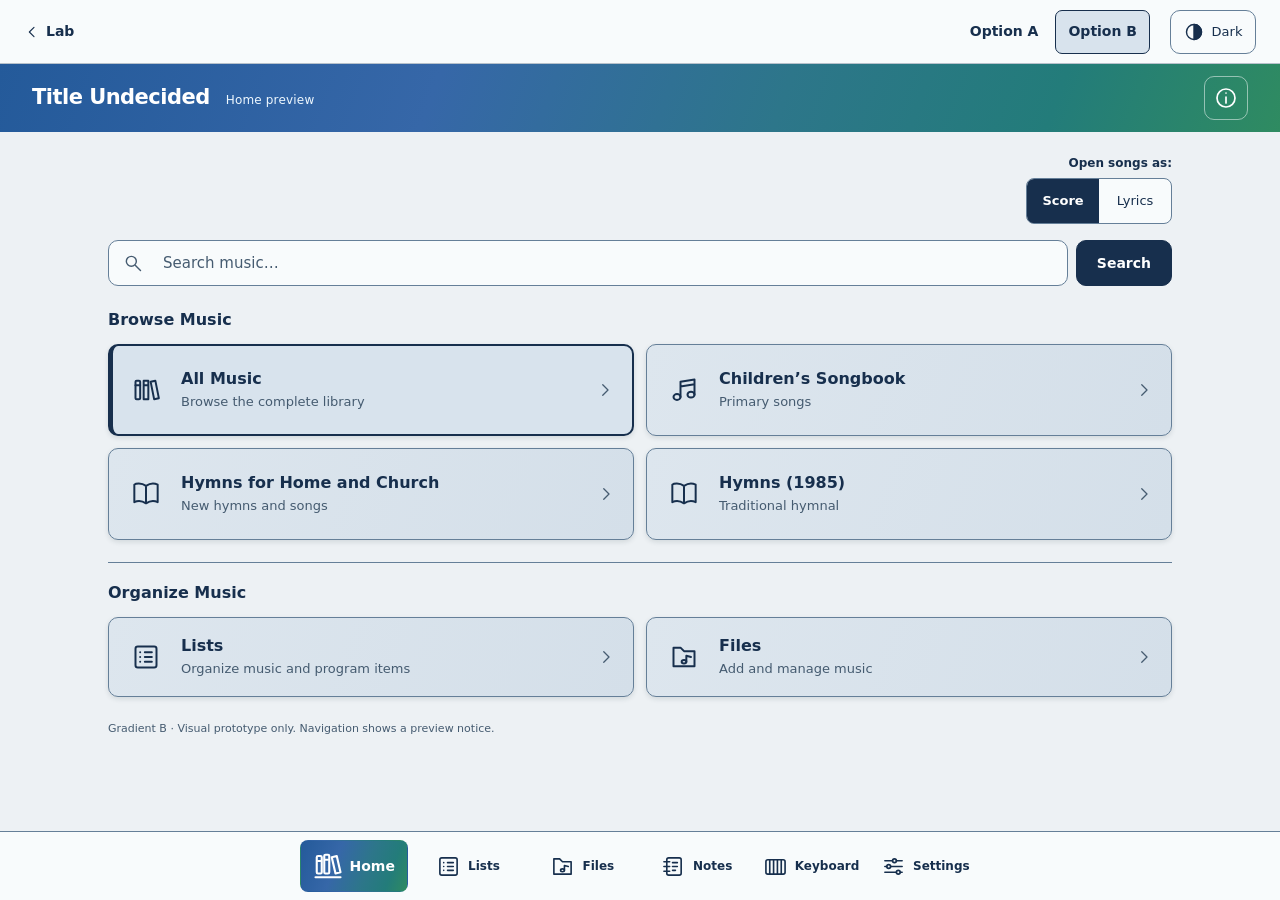
<file: gradients-b.html>
<!doctype html><html lang="en"><head><meta charset="utf-8"><meta name="viewport" content="width=device-width, initial-scale=1, viewport-fit=cover"><meta name="robots" content="noindex,nofollow"><meta http-equiv="Content-Security-Policy" content="default-src 'self'; script-src 'self'; style-src 'self'; img-src 'self' data:; connect-src 'none'; worker-src 'none'; object-src 'none'; base-uri 'none'; form-action 'none'; frame-src 'none'"><title>Gradients with navy accents · Title Undecided Design Lab</title><link rel="stylesheet" href="styles.css"><link rel="stylesheet" href="hybrid.css"><script src="preview.js" defer></script><link rel="stylesheet" href="gradients.css"></head><body class="design-hybrid gradient-study gradient-b"><a class="skip-link" href="#main">Skip to content</a><div class="lab-bar"><a class="lab-home" href="index.html"><svg class="icon " viewBox="0 0 24 24" aria-hidden="true" focusable="false"><path d="m9 5 7 7-7 7"/></svg><span>Lab</span></a><nav class="design-nav" aria-label="Gradient comparison"><a href="gradients-a.html">Option A</a><a href="gradients-b.html" aria-current="page">Option B</a></nav><button class="theme-toggle" type="button" aria-label="Switch preview to Dark mode" aria-pressed="false"><svg class="icon " viewBox="0 0 24 24" aria-hidden="true" focusable="false"><circle cx="12" cy="12" r="9"/><path d="M12 3v18a9 9 0 0 0 0-18" fill="currentColor"/></svg><span>Dark</span></button></div><header class="app-header"><div><span class="app-name">Title Undecided</span><span class="preview-tag">Home preview</span></div><button class="info-button" data-preview="Information and help" aria-label="Information and help"><svg class="icon " viewBox="0 0 24 24" aria-hidden="true" focusable="false"><circle cx="12" cy="12" r="9"/><path d="M12 11v6M12 7h.01"/></svg></button></header><main id="main"><div class="hybrid-tools"><fieldset class="opening-choice"><legend>Open songs as:</legend><div><label><input type="radio" name="song-view" value="score" checked><span>Score</span></label><label><input type="radio" name="song-view" value="lyrics"><span>Lyrics</span></label></div><small>Preview selection only · not saved</small></fieldset></div><div class="intro"><form class="music-search" role="search"><label class="sr-only" for="search">Search music</label><div><svg class="icon " viewBox="0 0 24 24" aria-hidden="true" focusable="false"><circle cx="10" cy="10" r="6"/><path d="m15 15 6 6"/></svg><input id="search" type="search" placeholder="Search music…" autocomplete="off"></div><button type="submit">Search</button></form></div><div class="workspace-sections"><section class="music-section" aria-labelledby="music-heading"><div class="section-heading"><h2 id="music-heading">Browse Music</h2></div><nav class="music-destinations" aria-label="Music collections"><button type="button" class="destination destination-0" data-preview="All Music"><span class="destination-icon"><svg class="icon " viewBox="0 0 24 24" aria-hidden="true" focusable="false"><rect x="3" y="4" width="4" height="16" rx="1"/><path d="M3 8h4M10 4h4v16h-4zM10 8h4M16 5l4-1 3 15-4 1z"/></svg></span><span class="destination-copy"><strong>All Music</strong><small>Browse the complete library</small></span><svg class="icon destination-arrow" viewBox="0 0 24 24" aria-hidden="true" focusable="false"><path d="m9 5 7 7-7 7"/></svg></button><button type="button" class="destination destination-1" data-preview="Children’s Songbook"><span class="destination-icon"><svg class="icon " viewBox="0 0 24 24" aria-hidden="true" focusable="false"><path d="M9 18V5l12-2v13M9 9l12-2"/><ellipse cx="6" cy="18" rx="3" ry="2.5"/><ellipse cx="18" cy="16" rx="3" ry="2.5"/></svg></span><span class="destination-copy"><strong>Children’s Songbook</strong><small>Primary songs</small></span><svg class="icon destination-arrow" viewBox="0 0 24 24" aria-hidden="true" focusable="false"><path d="m9 5 7 7-7 7"/></svg></button><button type="button" class="destination destination-2" data-preview="Hymns for Home and Church"><span class="destination-icon"><svg class="icon " viewBox="0 0 24 24" aria-hidden="true" focusable="false"><path d="M12 5C8 2 3 3 2 4v15c4-2 7-1 10 1 3-2 6-3 10-1V4c-4-2-7-1-10 1v15"/></svg></span><span class="destination-copy"><strong>Hymns for Home and Church</strong><small>New hymns and songs</small></span><svg class="icon destination-arrow" viewBox="0 0 24 24" aria-hidden="true" focusable="false"><path d="m9 5 7 7-7 7"/></svg></button><button type="button" class="destination destination-3" data-preview="Hymns (1985)"><span class="destination-icon"><svg class="icon " viewBox="0 0 24 24" aria-hidden="true" focusable="false"><path d="M12 5C8 2 3 3 2 4v15c4-2 7-1 10 1 3-2 6-3 10-1V4c-4-2-7-1-10 1v15"/></svg></span><span class="destination-copy"><strong>Hymns (1985)</strong><small>Traditional hymnal</small></span><svg class="icon destination-arrow" viewBox="0 0 24 24" aria-hidden="true" focusable="false"><path d="m9 5 7 7-7 7"/></svg></button></nav></section><section class="personal-section" aria-labelledby="personal-heading"><div class="section-heading"><h2 id="personal-heading">Organize Music</h2></div><nav class="personal-destinations" aria-label="Personal organization"><button type="button" class="destination destination-4" data-preview="Lists"><span class="destination-icon"><svg class="icon " viewBox="0 0 24 24" aria-hidden="true" focusable="false"><rect x="3" y="3" width="18" height="18" rx="2"/><path d="M7 8h.01M11 8h6M7 12h.01M11 12h6M7 16h.01M11 16h6"/></svg></span><span class="destination-copy"><strong>Lists</strong><small>Organize music and program items</small></span><svg class="icon destination-arrow" viewBox="0 0 24 24" aria-hidden="true" focusable="false"><path d="m9 5 7 7-7 7"/></svg></button><button type="button" class="destination destination-5" data-preview="Files"><span class="destination-icon"><svg class="icon " viewBox="0 0 24 24" aria-hidden="true" focusable="false"><path d="M3 7V4h6l3 3h9v13H3z"/><path d="M14 16v-5l4 1"/><ellipse cx="12" cy="16" rx="2" ry="1.5"/></svg></span><span class="destination-copy"><strong>Files</strong><small>Add and manage music</small></span><svg class="icon destination-arrow" viewBox="0 0 24 24" aria-hidden="true" focusable="false"><path d="m9 5 7 7-7 7"/></svg></button></nav></section></div><p class="prototype-note">Gradient B · Visual prototype only. Navigation shows a preview notice.</p></main><footer class="app-footer"><nav aria-label="Home navigation"><button type="button" data-preview="Home" aria-current="page"><svg class="icon original-home-icon" width="24" height="24" viewBox="0 0 24 24" fill="none" stroke="currentColor" stroke-width="1.7" stroke-linecap="round" stroke-linejoin="round" aria-hidden="true" focusable="false"><rect x="3" y="4" width="4" height="14" rx="1"/><rect x="9" y="3" width="4" height="15" rx="1"/><path d="m15 5 4-1 3 13-4 1Z M2 21h20 M4 8h2 M10 7h2"/></svg><span>Home</span></button><button type="button" data-preview="Lists" ><svg class="icon " viewBox="0 0 24 24" aria-hidden="true" focusable="false"><rect x="3" y="3" width="18" height="18" rx="2"/><path d="M7 8h.01M11 8h6M7 12h.01M11 12h6M7 16h.01M11 16h6"/></svg><span>Lists</span></button><button type="button" data-preview="Files" ><svg class="icon " viewBox="0 0 24 24" aria-hidden="true" focusable="false"><path d="M3 7V4h6l3 3h9v13H3z"/><path d="M14 16v-5l4 1"/><ellipse cx="12" cy="16" rx="2" ry="1.5"/></svg><span>Files</span></button><button type="button" data-preview="Notes" ><svg class="icon " viewBox="0 0 24 24" aria-hidden="true" focusable="false"><rect x="5" y="3" width="15" height="18" rx="2"/><path d="M2 7h6M2 12h6M2 17h6M11 8h5M11 12h5M11 16h3"/></svg><span>Notes</span></button><button type="button" data-preview="Keyboard" ><svg class="icon " viewBox="0 0 24 24" aria-hidden="true" focusable="false"><rect x="2" y="5" width="20" height="15" rx="2"/><path d="M6 5v15M10 5v15M14 5v15M18 5v15M6 5v8M14 5v8"/></svg><span>Keyboard</span></button><button type="button" data-preview="Settings" ><svg class="icon " viewBox="0 0 24 24" aria-hidden="true" focusable="false"><path d="M3 6h8M15 6h6M3 12h2M9 12h12M3 18h12M19 18h2"/><circle cx="13" cy="6" r="2"/><circle cx="7" cy="12" r="2"/><circle cx="17" cy="18" r="2"/></svg><span>Settings</span></button></nav></footer><dialog id="preview-dialog" aria-labelledby="preview-title"><div class="dialog-kicker">DESIGN LAB · PROTOTYPE ONLY</div><h2 id="preview-title"></h2><p id="preview-message">This is a Home-screen preview. No music or personal workspace opens, and no data is read or changed.</p><button type="button" id="close-preview" autofocus>Close preview notice</button></dialog></body></html>
</file>
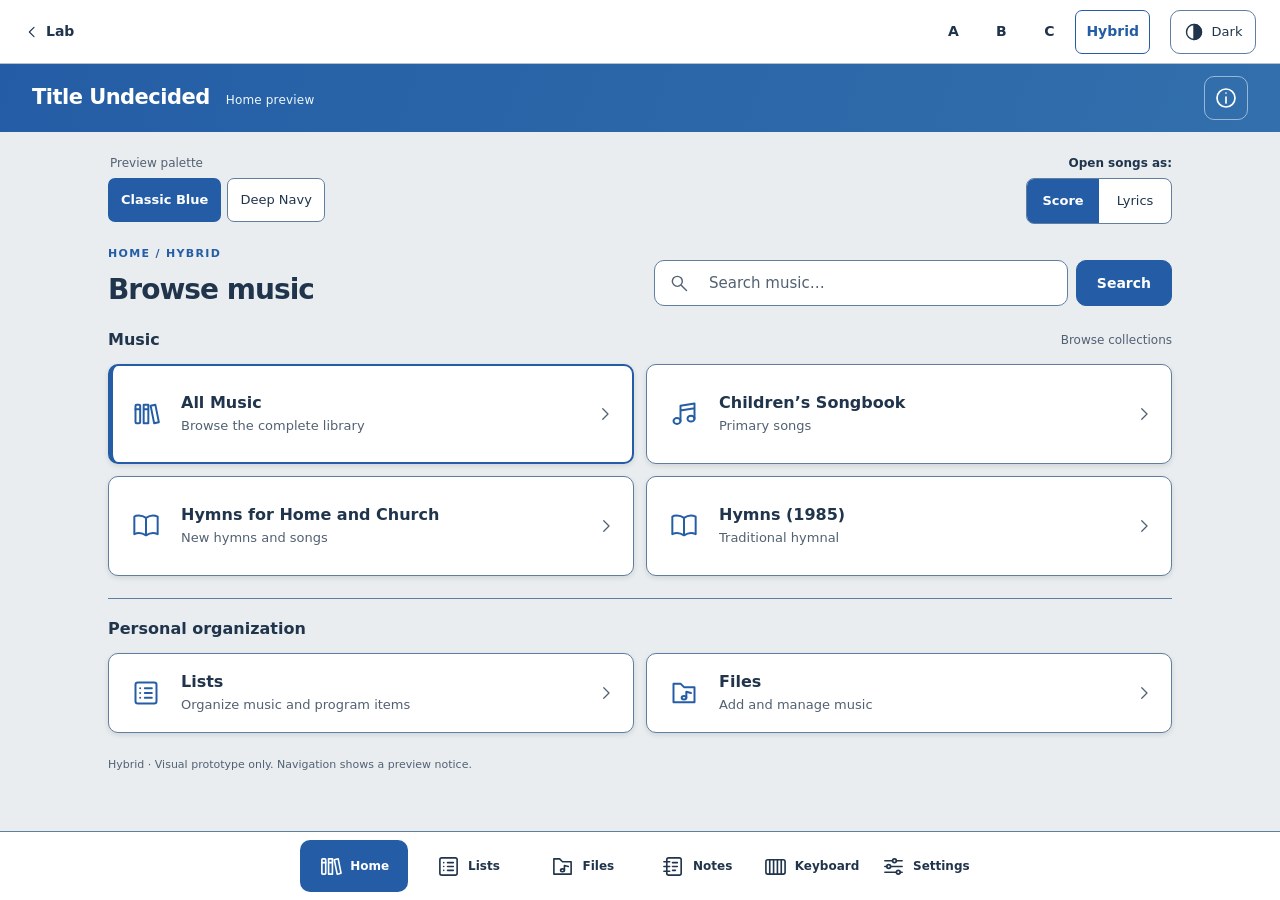
<file: hybrid.html>
<!doctype html><html lang="en"><head><meta charset="utf-8"><meta name="viewport" content="width=device-width, initial-scale=1, viewport-fit=cover"><meta name="robots" content="noindex,nofollow"><meta http-equiv="Content-Security-Policy" content="default-src 'self'; script-src 'self'; style-src 'self'; img-src 'self' data:; connect-src 'none'; worker-src 'none'; object-src 'none'; base-uri 'none'; form-action 'none'; frame-src 'none'"><title>Hybrid — Responsive music dashboard · Title Undecided Design Lab</title><link rel="stylesheet" href="styles.css"><link rel="stylesheet" href="hybrid.css"><script src="hybrid.js" defer></script><script src="preview.js" defer></script></head><body class="design-hybrid"><a class="skip-link" href="#main">Skip to content</a><div class="lab-bar"><a class="lab-home" href="index.html"><svg class="icon " viewBox="0 0 24 24" aria-hidden="true" focusable="false"><path d="m9 5 7 7-7 7"/></svg><span>Lab</span></a><nav class="design-nav" aria-label="Choose a design"><a href="a.html" aria-label="Design A" >A</a><a href="b.html" aria-label="Design B">B</a><a href="c.html" aria-label="Design C" >C</a><a href="hybrid.html" aria-current="page">Hybrid</a></nav><button class="theme-toggle" type="button" aria-label="Switch preview to Dark mode" aria-pressed="false"><svg class="icon " viewBox="0 0 24 24" aria-hidden="true" focusable="false"><circle cx="12" cy="12" r="9"/><path d="M12 3v18a9 9 0 0 0 0-18" fill="currentColor"/></svg><span>Dark</span></button></div><header class="app-header"><div><span class="app-name">Title Undecided</span><span class="preview-tag">Home preview</span></div><button class="info-button" data-preview="Information and help" aria-label="Information and help"><svg class="icon " viewBox="0 0 24 24" aria-hidden="true" focusable="false"><circle cx="12" cy="12" r="9"/><path d="M12 11v6M12 7h.01"/></svg></button></header><main id="main"><div class="hybrid-tools"><fieldset class="palette-choice"><legend>Preview palette</legend><label><input type="radio" name="palette" value="classic" checked><span>Classic Blue</span></label><label><input type="radio" name="palette" value="navy"><span>Deep Navy</span></label></fieldset><fieldset class="opening-choice"><legend>Open songs as:</legend><div><label><input type="radio" name="song-view" value="score" checked><span>Score</span></label><label><input type="radio" name="song-view" value="lyrics"><span>Lyrics</span></label></div><small>Preview selection only · not saved</small></fieldset></div><div class="intro"><div><p class="eyebrow">Home / Hybrid</p><h1>Browse music</h1></div><form class="music-search" role="search"><label class="sr-only" for="search">Search music</label><div><svg class="icon " viewBox="0 0 24 24" aria-hidden="true" focusable="false"><circle cx="10" cy="10" r="6"/><path d="m15 15 6 6"/></svg><input id="search" type="search" placeholder="Search music…" autocomplete="off"></div><button type="submit">Search</button></form></div><div class="workspace-sections"><section class="music-section" aria-labelledby="music-heading"><div class="section-heading"><h2 id="music-heading">Music</h2><span>Browse collections</span></div><nav class="music-destinations" aria-label="Music collections"><button type="button" class="destination destination-0" data-preview="All Music"><span class="destination-icon"><svg class="icon " viewBox="0 0 24 24" aria-hidden="true" focusable="false"><rect x="3" y="4" width="4" height="16" rx="1"/><path d="M3 8h4M10 4h4v16h-4zM10 8h4M16 5l4-1 3 15-4 1z"/></svg></span><span class="destination-copy"><strong>All Music</strong><small>Browse the complete library</small></span><svg class="icon destination-arrow" viewBox="0 0 24 24" aria-hidden="true" focusable="false"><path d="m9 5 7 7-7 7"/></svg></button><button type="button" class="destination destination-1" data-preview="Children’s Songbook"><span class="destination-icon"><svg class="icon " viewBox="0 0 24 24" aria-hidden="true" focusable="false"><path d="M9 18V5l12-2v13M9 9l12-2"/><ellipse cx="6" cy="18" rx="3" ry="2.5"/><ellipse cx="18" cy="16" rx="3" ry="2.5"/></svg></span><span class="destination-copy"><strong>Children’s Songbook</strong><small>Primary songs</small></span><svg class="icon destination-arrow" viewBox="0 0 24 24" aria-hidden="true" focusable="false"><path d="m9 5 7 7-7 7"/></svg></button><button type="button" class="destination destination-2" data-preview="Hymns for Home and Church"><span class="destination-icon"><svg class="icon " viewBox="0 0 24 24" aria-hidden="true" focusable="false"><path d="M12 5C8 2 3 3 2 4v15c4-2 7-1 10 1 3-2 6-3 10-1V4c-4-2-7-1-10 1v15"/></svg></span><span class="destination-copy"><strong>Hymns for Home and Church</strong><small>New hymns and songs</small></span><svg class="icon destination-arrow" viewBox="0 0 24 24" aria-hidden="true" focusable="false"><path d="m9 5 7 7-7 7"/></svg></button><button type="button" class="destination destination-3" data-preview="Hymns (1985)"><span class="destination-icon"><svg class="icon " viewBox="0 0 24 24" aria-hidden="true" focusable="false"><path d="M12 5C8 2 3 3 2 4v15c4-2 7-1 10 1 3-2 6-3 10-1V4c-4-2-7-1-10 1v15"/></svg></span><span class="destination-copy"><strong>Hymns (1985)</strong><small>Traditional hymnal</small></span><svg class="icon destination-arrow" viewBox="0 0 24 24" aria-hidden="true" focusable="false"><path d="m9 5 7 7-7 7"/></svg></button></nav></section><section class="personal-section" aria-labelledby="personal-heading"><div class="section-heading"><h2 id="personal-heading">Personal organization</h2></div><nav class="personal-destinations" aria-label="Personal organization"><button type="button" class="destination destination-4" data-preview="Lists"><span class="destination-icon"><svg class="icon " viewBox="0 0 24 24" aria-hidden="true" focusable="false"><rect x="3" y="3" width="18" height="18" rx="2"/><path d="M7 8h.01M11 8h6M7 12h.01M11 12h6M7 16h.01M11 16h6"/></svg></span><span class="destination-copy"><strong>Lists</strong><small>Organize music and program items</small></span><svg class="icon destination-arrow" viewBox="0 0 24 24" aria-hidden="true" focusable="false"><path d="m9 5 7 7-7 7"/></svg></button><button type="button" class="destination destination-5" data-preview="Files"><span class="destination-icon"><svg class="icon " viewBox="0 0 24 24" aria-hidden="true" focusable="false"><path d="M3 7V4h6l3 3h9v13H3z"/><path d="M14 16v-5l4 1"/><ellipse cx="12" cy="16" rx="2" ry="1.5"/></svg></span><span class="destination-copy"><strong>Files</strong><small>Add and manage music</small></span><svg class="icon destination-arrow" viewBox="0 0 24 24" aria-hidden="true" focusable="false"><path d="m9 5 7 7-7 7"/></svg></button></nav></section></div><p class="prototype-note">Hybrid · Visual prototype only. Navigation shows a preview notice.</p></main><footer class="app-footer"><nav aria-label="Home navigation"><button type="button" data-preview="Home" aria-current="page"><svg class="icon " viewBox="0 0 24 24" aria-hidden="true" focusable="false"><rect x="3" y="4" width="4" height="16" rx="1"/><path d="M3 8h4M10 4h4v16h-4zM10 8h4M16 5l4-1 3 15-4 1z"/></svg><span>Home</span></button><button type="button" data-preview="Lists" ><svg class="icon " viewBox="0 0 24 24" aria-hidden="true" focusable="false"><rect x="3" y="3" width="18" height="18" rx="2"/><path d="M7 8h.01M11 8h6M7 12h.01M11 12h6M7 16h.01M11 16h6"/></svg><span>Lists</span></button><button type="button" data-preview="Files" ><svg class="icon " viewBox="0 0 24 24" aria-hidden="true" focusable="false"><path d="M3 7V4h6l3 3h9v13H3z"/><path d="M14 16v-5l4 1"/><ellipse cx="12" cy="16" rx="2" ry="1.5"/></svg><span>Files</span></button><button type="button" data-preview="Notes" ><svg class="icon " viewBox="0 0 24 24" aria-hidden="true" focusable="false"><rect x="5" y="3" width="15" height="18" rx="2"/><path d="M2 7h6M2 12h6M2 17h6M11 8h5M11 12h5M11 16h3"/></svg><span>Notes</span></button><button type="button" data-preview="Keyboard" ><svg class="icon " viewBox="0 0 24 24" aria-hidden="true" focusable="false"><rect x="2" y="5" width="20" height="15" rx="2"/><path d="M6 5v15M10 5v15M14 5v15M18 5v15M6 5v8M14 5v8"/></svg><span>Keyboard</span></button><button type="button" data-preview="Settings" ><svg class="icon " viewBox="0 0 24 24" aria-hidden="true" focusable="false"><path d="M3 6h8M15 6h6M3 12h2M9 12h12M3 18h12M19 18h2"/><circle cx="13" cy="6" r="2"/><circle cx="7" cy="12" r="2"/><circle cx="17" cy="18" r="2"/></svg><span>Settings</span></button></nav></footer><dialog id="preview-dialog" aria-labelledby="preview-title"><div class="dialog-kicker">DESIGN LAB · PROTOTYPE ONLY</div><h2 id="preview-title"></h2><p id="preview-message">This is a Home-screen preview. No music or personal workspace opens, and no data is read or changed.</p><button type="button" id="close-preview" autofocus>Close preview notice</button></dialog></body></html>
</file>
<file: styles.css>
:root{color-scheme:light;--bg:#f3f5f6;--surface:#fff;--ink:#1e3444;--muted:#526572;--line:#b7c4cd;--soft-line:#d9e1e6;--accent:#166a70;--accent-soft:#edf5f5;--hover:#f0f6f8;--focus:#b45a05;--shadow:0 3px 10px #17374a0b;--radius:10px;--footer-height:76px}
:root[data-theme=dark]{color-scheme:dark;--bg:#141f29;--surface:#1e2c38;--ink:#edf3f7;--muted:#b2c1ce;--line:#637787;--soft-line:#3c505f;--accent:#88d6d1;--accent-soft:#273e47;--hover:#2b4050;--focus:#ffc16e;--shadow:0 3px 12px #0002}
*{box-sizing:border-box}body{margin:0;background:var(--bg);color:var(--ink);font:16px/1.5 system-ui,-apple-system,BlinkMacSystemFont,"Segoe UI",sans-serif}button,input,a{font:inherit}a{color:inherit}button{cursor:pointer;color:inherit}button,a,input{-webkit-tap-highlight-color:transparent}button,input{min-height:44px}button{border:1px solid var(--line);background:var(--surface);border-radius:var(--radius)}button:disabled{cursor:default}button:hover{background:var(--hover)}button:active{box-shadow:inset 0 2px 4px #0002;background:var(--accent-soft)}:focus-visible{outline:3px solid var(--focus);outline-offset:3px}.icon{width:24px;height:24px;flex:none;fill:none;stroke:currentColor;stroke-width:1.7;stroke-linecap:round;stroke-linejoin:round}h1,h2,p{margin:0}h1{font-size:30px;line-height:1.2;letter-spacing:-.035em;font-weight:650}h2{font-size:16px;font-weight:650}small{font-size:13px}button,a{touch-action:manipulation}.sr-only{position:absolute;width:1px;height:1px;overflow:hidden;clip-path:inset(50%)}.skip-link{position:fixed;z-index:20;top:8px;left:8px;padding:12px;background:var(--surface);transform:translateY(-160%)}.skip-link:focus{transform:none}.lab-bar{min-height:64px;display:flex;align-items:center;gap:20px;padding:8px max(24px,env(safe-area-inset-right)) 8px max(24px,env(safe-area-inset-left));border-bottom:1px solid var(--soft-line);background:var(--surface)}.lab-home{display:flex;align-items:center;gap:6px;text-decoration:none;min-height:44px;font-size:14px;font-weight:600}.lab-home .icon{width:16px;transform:rotate(180deg)}.design-nav{display:flex;gap:4px;margin-left:auto}.design-nav a{display:grid;place-items:center;width:44px;height:44px;text-decoration:none;border:1px solid transparent;border-radius:7px;font-size:14px;font-weight:650}.design-nav a:hover{background:var(--hover)}.design-nav a[aria-current]{background:var(--accent-soft);border-color:var(--accent);color:var(--accent)}.theme-toggle{display:flex;align-items:center;justify-content:center;gap:8px;padding:0 12px;font-size:13px;min-width:86px}.theme-toggle .icon{width:20px;height:20px}.app-header{display:flex;align-items:center;justify-content:space-between;gap:16px;padding:12px max(32px,env(safe-area-inset-right)) 12px max(32px,env(safe-area-inset-left));background:linear-gradient(105deg,#255c95,#217465);color:#fff}.app-header>div{display:flex;align-items:baseline;gap:16px;min-width:0}.app-name{font-size:21px;font-weight:650;letter-spacing:-.025em}.preview-tag{font-size:12px;letter-spacing:.015em;color:#eef8ff}.info-button{display:grid;place-items:center;width:44px;min-width:44px;color:#fff;border-color:#ffffff80;background:transparent}.info-button:hover{background:#ffffff20}.info-button:focus-visible{outline-color:#ffdb91}main{max-width:1120px;margin:auto;padding:36px 28px calc(var(--footer-height) + env(safe-area-inset-bottom) + 32px)}.intro{margin-bottom:30px}.intro>div>p:last-child{color:var(--muted);font-size:14px;margin-top:10px}.eyebrow{font-size:11px;font-weight:700;text-transform:uppercase;letter-spacing:.12em;color:var(--accent);margin-bottom:10px}.music-search{display:flex;gap:8px;margin-top:24px}.music-search>div{display:flex;align-items:center;gap:12px;flex:1;min-width:0;background:var(--surface);border:1px solid var(--line);border-radius:var(--radius);padding-left:14px}.music-search .icon{width:20px;height:20px;color:var(--muted)}.music-search input{width:100%;min-width:0;background:transparent;color:var(--ink);border:0;padding:10px 8px;font-size:15px;border-radius:var(--radius)}.music-search input::placeholder{color:var(--muted);opacity:1}.music-search>button{background:#1b626c;color:white;border-color:#1b626c;padding:0 20px;font-size:14px;font-weight:600}.music-search>button:hover{background:#154b53}.section-heading{display:flex;align-items:center;justify-content:space-between;gap:12px;margin:0 0 12px}.section-heading>span{font-size:12px;color:var(--muted)}.workspace-sections{display:grid;gap:28px}.destination{width:100%;display:flex;align-items:center;gap:16px;text-align:left;padding:16px 18px;box-shadow:var(--shadow);min-width:0}.destination:hover{border-color:var(--accent);background:var(--hover)}.destination:active{border-color:var(--accent);background:var(--accent-soft)}.destination-icon{display:grid;place-items:center;flex:none;width:38px;height:38px;color:var(--accent)}.destination-icon .icon{width:28px;height:28px}.destination-copy{display:flex;flex-direction:column;gap:3px;min-width:0;flex:1}.destination-copy strong{font-size:16px;line-height:1.3;font-weight:650}.destination-copy small{color:var(--muted);line-height:1.4}.destination-arrow{width:18px;height:18px;color:var(--muted);margin-left:auto}.music-destinations,.personal-destinations{display:grid;gap:10px}.opening-choice{border:0;padding:0;margin:22px 0 0}.opening-choice legend{font-size:12px;font-weight:600;margin-bottom:8px;padding:0}.opening-choice>div{display:inline-flex;border:1px solid var(--line);border-radius:8px;overflow:hidden;background:var(--surface)}.opening-choice label{position:relative;display:block;cursor:pointer}.opening-choice input{position:absolute;opacity:0;width:100%;height:100%;margin:0;cursor:pointer}.opening-choice span{display:grid;place-items:center;min-width:72px;min-height:44px;font-size:13px}.opening-choice input:checked+span{background:var(--accent-soft);color:var(--accent);box-shadow:inset 0 -3px var(--accent);font-weight:650}.opening-choice input:focus-visible+span{outline:3px solid var(--focus);outline-offset:-3px}.opening-choice small{display:block;margin-top:7px;font-size:11px;color:var(--muted)}.prototype-note{font-size:11px;color:var(--muted);margin-top:24px}.app-footer{position:fixed;z-index:5;bottom:0;left:0;right:0;background:var(--surface);border-top:1px solid var(--line);padding:8px max(16px,env(safe-area-inset-right)) max(8px,env(safe-area-inset-bottom)) max(16px,env(safe-area-inset-left))}.app-footer nav{max-width:680px;margin:auto;display:grid;grid-template-columns:repeat(6,minmax(0,1fr));gap:6px}.app-footer button{display:flex;align-items:center;justify-content:center;gap:8px;border-color:transparent;background:transparent;min-width:44px;min-height:52px;padding:4px 8px;font-size:12px;font-weight:550}.app-footer .icon{width:23px;height:23px}.app-footer button:hover{background:var(--hover);border-color:var(--line)}.app-footer button[aria-current]{background:#1b626c;color:#fff}.app-footer button:active{background:var(--accent-soft);color:var(--accent)}dialog{max-width:440px;width:calc(100% - 32px);border:1px solid var(--line);border-radius:12px;background:var(--surface);color:var(--ink);padding:26px;box-shadow:0 16px 80px #0005}dialog::backdrop{background:#08182699}.dialog-kicker{font-size:10px;font-weight:700;letter-spacing:.1em;color:var(--accent);margin-bottom:10px}dialog h2{font-size:23px;line-height:1.25}dialog p{color:var(--muted);font-size:14px;margin:14px 0 22px}dialog button{padding:8px 16px;font-size:14px}
/* A: a familiar vertical sequence of substantial, clearly bordered buttons. */
.design-a main{max-width:800px}.design-a .destination{border-color:var(--line);border-width:1.5px;min-height:78px}.design-a .destination:hover{border-color:var(--accent)}.design-a .destination-0{border-left:4px solid var(--accent)}.design-a .personal-section{border-top:1px solid var(--soft-line);padding-top:24px}.design-a .personal-destinations{gap:10px}
/* B: a compact dashboard with equally legible two-column collection cards. */
.design-b main{max-width:1180px}.design-b .intro{display:grid;grid-template-columns:1fr minmax(280px,410px);align-items:end;gap:28px}.design-b .intro h1{font-size:28px;max-width:420px}.design-b .music-search{margin:0}.design-b .music-destinations{grid-template-columns:1fr 1fr;gap:14px}.design-b .music-destinations .destination{display:grid;grid-template-columns:1fr auto;gap:14px;min-height:150px;padding:20px 22px;border-radius:12px}.design-b .music-destinations .destination-icon{width:36px;height:36px;grid-column:1;grid-row:1}.design-b .music-destinations .destination-arrow{grid-column:2;grid-row:1}.design-b .music-destinations .destination-copy{grid-column:1 / -1;grid-row:2}.design-b .music-destinations strong{font-size:18px}.design-b .destination-0{border:2px solid var(--accent);padding:19px 21px!important}.design-b .personal-destinations{grid-template-columns:1fr 1fr;gap:14px}.design-b .personal-destinations .destination{min-height:88px}.design-b .opening-choice{display:flex;align-items:center;gap:12px;flex-wrap:wrap}.design-b .opening-choice legend{float:left;margin:0;padding-top:14px}.design-b .opening-choice small{margin:0}.design-b .prototype-note{margin-top:18px}
/* C: an index-like music table and a separate organization rail. */
.design-c main{max-width:1140px}.design-c .intro{border-bottom:1px solid var(--line);padding-bottom:26px}.design-c .intro h1{font-size:32px;font-weight:600}.design-c .music-search{max-width:660px;margin-top:20px}.design-c .workspace-sections{grid-template-columns:minmax(0,1.65fr) minmax(260px,1fr);gap:36px}.design-c .section-heading>span{display:none}.design-c .music-destinations{gap:0;border-top:2px solid var(--accent)}.design-c .music-destinations .destination{border:0;border-bottom:1px solid var(--line);border-radius:0;box-shadow:none;padding:20px 12px;min-height:94px;background:transparent}.design-c .music-destinations .destination:hover{background:var(--hover)}.design-c .destination-copy strong{font-weight:600}.design-c .destination-icon{color:var(--muted);width:30px}.design-c .destination-icon .icon{width:25px;height:25px}.design-c .personal-section{border-left:1px solid var(--line);padding-left:28px}.design-c .personal-destinations{gap:12px}.design-c .personal-destinations .destination{padding:14px 12px;gap:10px;box-shadow:none}.design-c .personal-destinations .destination-icon{display:none}.design-c .opening-choice{margin-top:28px}.design-c .prototype-note{padding-top:24px;border-top:1px solid var(--soft-line);margin-top:34px}
/* Independent comparison landing. */
.landing-header{max-width:1180px;margin:auto;padding:64px 28px 32px}.landing-header h1{font-size:44px;max-width:620px;letter-spacing:-.045em}.landing-header>p:last-child{color:var(--muted);margin-top:18px;font-size:17px}.landing main{max-width:1180px;padding-top:12px;padding-bottom:60px}.options{display:grid;grid-template-columns:repeat(3,minmax(0,1fr));gap:20px}.option-card{display:block;border:1px solid var(--line);border-radius:12px;overflow:hidden;text-decoration:none;background:var(--surface);box-shadow:var(--shadow)}.option-card:hover{border-color:var(--accent);box-shadow:0 6px 18px #17374a15}.option-card:active{background:var(--hover)}.option-copy{padding:24px}.option-letter{display:grid;place-items:center;width:30px;height:30px;border-radius:6px;background:var(--accent-soft);color:var(--accent);font-size:13px;font-weight:700;margin-bottom:12px}.option-copy h2{font-size:20px;line-height:1.25}.option-copy p{margin:12px 0 22px;font-size:14px;color:var(--muted)}.open-design{display:flex;align-items:center;justify-content:space-between;font-size:14px;color:var(--accent);font-weight:650}.open-design .icon{width:18px;height:18px}.mini{height:210px;background:var(--bg);padding:22px 26px;border-bottom:1px solid var(--soft-line)}.mini-header{height:19px;background:linear-gradient(105deg,#255c95,#217465);border-radius:3px;margin-bottom:12px}.mini-search{height:16px;border:1px solid var(--line);background:var(--surface);margin-bottom:14px;width:80%;border-radius:3px}.mini-content{display:grid;gap:7px}.mini-row{height:22px;border:1px solid var(--line);border-radius:4px;background:var(--surface)}.mini-b .mini-content{grid-template-columns:1fr 1fr}.mini-card{height:47px;background:var(--surface);border:1px solid var(--line);border-radius:5px}.mini-card:first-child{border:2px solid var(--accent)}.mini-c .mini-content{grid-template-columns:1.6fr 1fr;gap:12px}.mini-lines i{display:block;height:25px;border-bottom:1px solid var(--line)}.mini-aside{height:76px;border:1px solid var(--line);background:var(--surface)}.lab-boundary{max-width:720px;margin-top:36px;border-left:3px solid var(--accent);padding:2px 0 2px 20px}.lab-boundary h2{font-size:15px}.lab-boundary p{color:var(--muted);font-size:13px;margin-top:6px}
@media(max-width:900px){.design-b .intro{grid-template-columns:1fr}.design-b .music-search{max-width:none}.design-c .workspace-sections{grid-template-columns:minmax(0,1.4fr) minmax(220px,1fr);gap:24px}.design-c .personal-section{padding-left:20px}.options{gap:12px}.option-copy{padding:18px}.mini{padding:20px 18px}.app-footer button{flex-direction:column;gap:2px}}
@media(max-width:600px){h1{font-size:25px}.lab-bar{padding:6px max(12px,env(safe-area-inset-right)) 6px max(12px,env(safe-area-inset-left));gap:6px;min-height:58px}.lab-home{font-size:12px;gap:3px}.lab-home .icon{display:none}.design-nav{gap:0}.theme-toggle{min-width:44px;width:44px;padding:0}.theme-toggle>span{display:none}.app-header{padding:10px max(16px,env(safe-area-inset-right)) 10px max(16px,env(safe-area-inset-left));gap:8px}.app-name{font-size:20px}.preview-tag{display:none}main{padding:26px 16px calc(var(--footer-height) + env(safe-area-inset-bottom) + 24px)}.intro{margin-bottom:26px}.intro>div>p:last-child{font-size:13px}.music-search{margin-top:18px;gap:6px}.music-search>div{padding-left:10px;gap:6px}.music-search>button{padding:0 12px}.music-search input{font-size:16px;padding-right:4px}.section-heading>span{display:none}.destination{padding:14px 12px;gap:10px}.destination-copy strong{font-size:15px}.destination-copy small{font-size:12px}.destination-icon{width:30px;height:30px}.destination-icon .icon{width:25px;height:25px}.destination-arrow{width:15px;height:15px}.workspace-sections{gap:24px}.opening-choice small{font-size:11px}.app-footer{padding:6px max(6px,env(safe-area-inset-right)) max(6px,env(safe-area-inset-bottom)) max(6px,env(safe-area-inset-left))}.app-footer nav{gap:2px}.app-footer button{padding:4px 0;gap:3px;font-size:10px;font-weight:600;min-height:52px}.app-footer .icon{width:22px;height:22px}.design-a .destination{min-height:76px}.design-b .intro{gap:18px}.design-b .intro h1{font-size:25px;max-width:260px}.design-b .music-destinations,.design-b .personal-destinations{grid-template-columns:1fr;gap:10px}.design-b .music-destinations .destination{display:flex;gap:10px;padding:16px 12px;min-height:88px}.design-b .music-destinations .destination-icon{width:30px;height:30px}.design-b .music-destinations .destination-copy{order:0}.design-b .music-destinations strong{font-size:16px}.design-b .destination-0{padding:15px 11px!important}.design-b .personal-destinations .destination{min-height:76px}.design-b .opening-choice{display:block}.design-b .opening-choice legend{float:none;padding:0;margin-bottom:8px}.design-b .opening-choice small{margin-top:7px}.design-c .intro h1{font-size:28px}.design-c .workspace-sections{grid-template-columns:1fr}.design-c .personal-section{border-left:0;border-top:1px solid var(--line);padding:24px 0 0}.design-c .music-destinations .destination{min-height:88px;padding:18px 4px}.design-c .personal-destinations .destination{padding:14px}.design-c .personal-destinations .destination-icon{display:grid}.design-c .opening-choice{margin-top:22px}.landing-header{padding:36px 20px 24px}.landing-header h1{font-size:34px}.landing-header>p:last-child{font-size:15px}.landing main{padding:0 20px 40px}.options{grid-template-columns:1fr;gap:22px}.option-copy{padding:22px}.mini{height:210px;padding:22px 34px}.lab-boundary{margin-top:28px}}
@media(prefers-reduced-motion:reduce){*{scroll-behavior:auto}}
</file>
<file: hybrid.css>
/* Round 2 styles are loaded only by Hybrid and the comparison page. */
/* Color study: neutral surfaces, blue outlines, no pastel card fills. */
.design-hybrid{--bg:#e9edf0;--surface:#fff;--ink:#20354c;--muted:#526172;--line:#607e9f;--soft-line:#b7c1cb;--accent:#245da5;--accent-soft:#fff;--hover:#f2f3f4;--primary:#245da5;--header-end:#326fac;--focus:#995100;--selected:#245da5}
.design-hybrid[data-palette=navy]{--bg:#e5e8ec;--surface:#fff;--ink:#172f4d;--muted:#505f70;--line:#526c89;--soft-line:#aebbc9;--accent:#294e76;--primary:#172f4d;--header-end:#294e76;--selected:#172f4d}
[data-theme=dark] .design-hybrid{--bg:#141d28;--surface:#243346;--ink:#f2f5f9;--muted:#c0ccda;--line:#829ab6;--soft-line:#4e6178;--accent:#a3c7fa;--accent-soft:#243346;--hover:#304158;--primary:#245da5;--header-end:#326fac;--focus:#ffc36f;--selected:#245da5}
[data-theme=dark] .design-hybrid[data-palette=navy]{--bg:#0d1622;--surface:#1a2a3e;--ink:#eef3fa;--muted:#b9c8da;--line:#7189a7;--soft-line:#415873;--accent:#b1c8e8;--accent-soft:#1a2a3e;--hover:#273a52;--primary:#172f4d;--header-end:#294e76;--selected:#294e76}
.design-hybrid .app-header{background:linear-gradient(110deg,var(--primary),var(--header-end))}
.design-hybrid main{max-width:1120px;padding-top:22px}
.hybrid-tools{display:flex;justify-content:space-between;align-items:flex-start;gap:24px;margin-bottom:22px}
.palette-choice{border:0;padding:0;margin:0;display:flex;flex-wrap:wrap;gap:6px}
.palette-choice legend{font-size:12px;color:var(--muted);margin-bottom:6px}
.palette-choice label{position:relative;display:flex;cursor:pointer}
.palette-choice input{position:absolute;opacity:0;width:100%;height:100%;margin:0}
.palette-choice span{display:flex;align-items:center;min-height:44px;padding:8px 12px;border:1px solid var(--line);border-radius:7px;background:var(--surface);font-size:13px}
.palette-choice input:checked+span{background:var(--accent-soft);border:2px solid var(--accent);padding:7px 11px;font-weight:650;color:var(--accent)}
.palette-choice input:focus-visible+span{outline:3px solid var(--focus);outline-offset:3px}
.design-hybrid .opening-choice{margin:0;flex:none;text-align:right}
.design-hybrid .opening-choice legend{width:100%;margin-bottom:6px;font-size:12px}
.design-hybrid .opening-choice small{display:none}
.design-hybrid .intro{display:grid;grid-template-columns:1fr 1fr;align-items:end;gap:28px;margin-bottom:22px}
.design-hybrid .intro h1{font-size:28px}
.design-hybrid .music-search{margin:0}
.design-hybrid .music-search>button{background:var(--primary);border-color:var(--primary)}
.design-hybrid .music-destinations,.design-hybrid .personal-destinations{grid-template-columns:repeat(2,minmax(0,1fr));gap:12px}
.design-hybrid .destination{min-height:100px;border:1.5px solid var(--line);box-shadow:0 2px 5px #172d3920;padding:18px}
.design-hybrid .destination-0{border:2px solid var(--accent);border-left-width:5px;background:var(--accent-soft);padding-left:14px}
.design-hybrid .personal-section{border-top:1px solid var(--line);padding-top:18px}
.design-hybrid .personal-destinations .destination{min-height:80px}
.design-hybrid .workspace-sections{gap:22px}
.design-hybrid .destination:hover{border-color:var(--accent);background:var(--hover)}
.design-hybrid .destination:active{background:var(--accent-soft);box-shadow:inset 0 2px 5px #0002}
.design-hybrid .app-footer button[aria-current]{background:var(--primary);color:white}
.design-hybrid .lab-bar{flex-wrap:wrap}
.design-hybrid .design-nav a:last-child,.landing .design-nav a:last-child{width:auto;padding:0 10px}
.landing .options{grid-template-columns:repeat(2,minmax(0,1fr))}
@media(max-width:700px){.design-hybrid .intro{grid-template-columns:1fr;gap:16px}.design-hybrid .music-destinations,.design-hybrid .personal-destinations{grid-template-columns:1fr}.design-hybrid .destination{min-height:76px;padding:12px 14px}.design-hybrid .destination-0{padding-left:11px}.design-hybrid .personal-destinations .destination{min-height:76px}.hybrid-tools{flex-direction:column;gap:14px}.design-hybrid .opening-choice{align-self:flex-end;order:-1}.design-hybrid .intro h1{font-size:25px}.palette-choice{gap:4px;width:100%}.palette-choice label{flex:1}.palette-choice span{padding:6px;font-size:11px;justify-content:center;white-space:nowrap;width:100%}.palette-choice input:checked+span{padding:5px}.design-hybrid .lab-home{flex:1}.design-hybrid .design-nav{order:3;justify-content:center;width:100%}.design-hybrid main{padding-top:16px}.landing .lab-bar{flex-wrap:wrap}.landing .design-nav{order:3;width:100%;justify-content:center}.landing .options{grid-template-columns:1fr}}
.design-hybrid .opening-choice input,.palette-choice input{inset:0}
@media(max-width:700px){.design-hybrid .lab-bar{padding-left:8px;padding-right:8px;gap:4px;flex-wrap:nowrap}.design-hybrid .lab-home{flex:none;min-width:44px;justify-content:center}.design-hybrid .design-nav{order:0;width:auto;margin-left:auto}.design-hybrid .design-nav a:last-child{padding:0 8px}.design-hybrid .intro .eyebrow{display:none}.design-hybrid .opening-choice legend{float:left;width:auto;padding:12px 10px 0 0;margin:0}.hybrid-tools{gap:10px;margin-bottom:18px}.design-hybrid .intro{gap:14px;margin-bottom:20px}}

.design-hybrid .palette-choice input:checked+span,.design-hybrid .opening-choice input:checked+span{background:var(--selected);color:#fff}
.design-hybrid .destination:active{background:var(--hover)}
</file>
<file: gradients.css>
/* Production color reference: MusicTranspose cd3a5a0, styles.css and icon-system.css.
   No production scripts, storage, or runtime dependencies. Shared dimensions for A/B. */
.gradient-study{--bg:#edf1f4;--surface:#f8fbfc;--ink:#20394d;--muted:#465d6b;--accent:#245a9a;--line:#758f9f;--accent-soft:#e7eef3;--hover:#e3ebf0;--primary:#245a9a;--selected:#245a9a;--banner:linear-gradient(110deg,#245A9A 0%,#3667A8 34%,#2D768A 61%,#237C7A 82%,#2F8B61 100%);--home-gradient:linear-gradient(115deg,#32639d,#237d79);--music-gradient:linear-gradient(90deg,#d0e0ef 0%,#cce3e4 60%,#d4e6dc 100%);--organize-gradient:linear-gradient(90deg,#dcd5eb,#d5cee5)}
[data-theme=dark] .gradient-study{--bg:#141f29;--surface:#233440;--ink:#eff5fa;--muted:#c0cfda;--line:#7b939f;--accent:#a7caf1;--accent-soft:#293640;--hover:#304653;--music-gradient:linear-gradient(90deg,#223448 0%,#233b40 60%,#293b36 100%);--organize-gradient:linear-gradient(90deg,#3d374d,#343248)}
.gradient-study .app-header{background:var(--banner)}
.gradient-study .app-footer button[aria-current]{background:var(--home-gradient);color:#fff}
.gradient-study .music-destinations .destination{background:var(--music-gradient)}
.gradient-study .music-destinations .destination-0{background:var(--accent-soft)}
.gradient-study .personal-destinations .destination{background:var(--organize-gradient)}
.gradient-b{--ink:#172f4d;--muted:#455b70;--accent:#172f4d;--line:#657f98;--accent-soft:#d8e3ed;--music-gradient:linear-gradient(110deg,#dde6ee,#d4dfe9);--organize-gradient:linear-gradient(110deg,#dde6ee,#d4dfe9);--primary:#172f4d;--selected:#172f4d}
[data-theme=dark] .gradient-b{--ink:#eef4fc;--muted:#c1d0e2;--accent:#b7cceb;--line:#7892ad;--accent-soft:#263d54;--music-gradient:linear-gradient(110deg,#223449,#293e53);--organize-gradient:linear-gradient(110deg,#223449,#293e53)}
.gradient-study .hybrid-tools{justify-content:flex-end;margin-bottom:16px}
.gradient-study .intro{display:block;margin-bottom:22px}
.gradient-study .music-search{max-width:none}
.gradient-study .destination{min-height:92px;padding-top:16px;padding-bottom:16px}
.gradient-study .personal-destinations .destination{min-height:80px}
.gradient-study .destination:hover{filter:brightness(.97);border-color:var(--accent)}
[data-theme=dark] .gradient-study .destination:hover{filter:brightness(1.12)}
.gradient-study .destination:active{box-shadow:inset 0 2px 5px #0003;filter:brightness(.94)}
.gradient-study .design-nav a{width:auto!important;padding:0 12px!important}
@media(max-width:700px){.gradient-study .hybrid-tools{align-items:flex-end;margin-bottom:14px}.gradient-study .destination,.gradient-study .personal-destinations .destination{min-height:76px;padding-top:12px;padding-bottom:12px}.gradient-study .intro{margin-bottom:20px}.gradient-study .design-nav a{padding:0 10px!important}}
.gradient-study .app-footer button[aria-current]{flex-direction:row;gap:6px}
@media(max-width:900px){.gradient-study .app-footer nav{grid-template-columns:74px repeat(5,minmax(44px,1fr))}.gradient-study .app-footer button[aria-current] .icon{width:30px;height:30px}}
/* library-nav uses the production app-header-background, not --nav-active. */
.gradient-study{--home-gradient:var(--banner)}
.gradient-study .app-footer button[aria-current]{font-size:14px;border-radius:8px}
.gradient-study .app-footer button[aria-current] .icon{width:30px;height:30px}
@media(max-width:600px){.gradient-study .app-footer nav{grid-template-columns:repeat(6,minmax(44px,1fr))}.gradient-study .app-footer button[aria-current] span{display:none}}
@media(min-width:601px) and (max-width:900px){.gradient-study .app-footer nav{grid-template-columns:96px repeat(5,minmax(44px,1fr))}}
</file>
<file: final-combination.css>
/* Isolated third comparison. Earlier prototypes and production remain unchanged. */
.final-combination{--bg:#e9eff3;--ink:#172f4d;--muted:#40576e;--accent:#172f4d;--line:#657f98;--primary:#172f4d;--selected:#172f4d}
[data-theme=dark] .final-combination{--bg:#141f29;--ink:#eef4fc;--muted:#c1d0e2;--accent:#b7cceb;--line:#7892ad;--primary:#172f4d;--selected:#172f4d}
.final-combination .app-header{padding:14px 0}
.final-combination .app-header .header-inner{width:100%;max-width:1120px;margin-inline:auto;padding-inline:max(28px,env(safe-area-inset-left)) max(28px,env(safe-area-inset-right));display:flex;align-items:center;justify-content:space-between;gap:16px}
.final-combination .header-identity{display:flex;align-items:baseline;gap:16px;min-width:0}
.final-combination .hybrid-tools{justify-content:flex-start;align-items:flex-start;margin-bottom:10px}
.final-combination .opening-choice{align-self:flex-start;text-align:left}
.final-combination .opening-choice legend{float:none;width:auto;padding:0;margin:0 0 4px}
.final-combination .music-search{max-width:820px}
.final-combination .music-destinations .destination-0{background:linear-gradient(105deg,#b6d4f2 0%,#a5d5e3 45%,#9bd7cc 100%);border-left:5px solid #172f4d}
[data-theme=dark] .final-combination .music-destinations .destination-0{background:linear-gradient(105deg,#213e61 0%,#244b5a 45%,#23534b 100%);border-left-color:#b7cceb}
@media(max-width:700px){.final-combination .design-nav a{padding-inline:8px!important}.final-combination .hybrid-tools{flex-direction:row;margin-bottom:10px}}
@media(max-width:600px){.final-combination .app-header{padding:10px 0}.final-combination .app-header .header-inner{padding-inline:max(16px,env(safe-area-inset-left)) max(16px,env(safe-area-inset-right));gap:8px}}
/* Piano-key artwork only; button dimensions and label remain unchanged. */
.final-combination .piano-keyboard-icon{color:#172f4d}
.final-combination .piano-keyboard-icon .white-keys{fill:#fff}
.final-combination .piano-keyboard-icon .black-keys{fill:currentColor;stroke-width:1}
/* Desktop pointer layouts: retain the existing tablet colors and border weight. */
@media(min-width:1024px) and (hover:hover) and (pointer:fine){
 .final-combination,[data-theme=dark] .final-combination{--primary:#245584;--selected:#245584}
 .final-combination .music-destinations .destination-0{border-color:#45698b;border-left-width:4px;padding-left:15px}
 [data-theme=dark] .final-combination .music-destinations .destination-0{border-color:#90aac6}
 .final-combination .music-search>button:hover{background:#1e4772}
}
</file>
